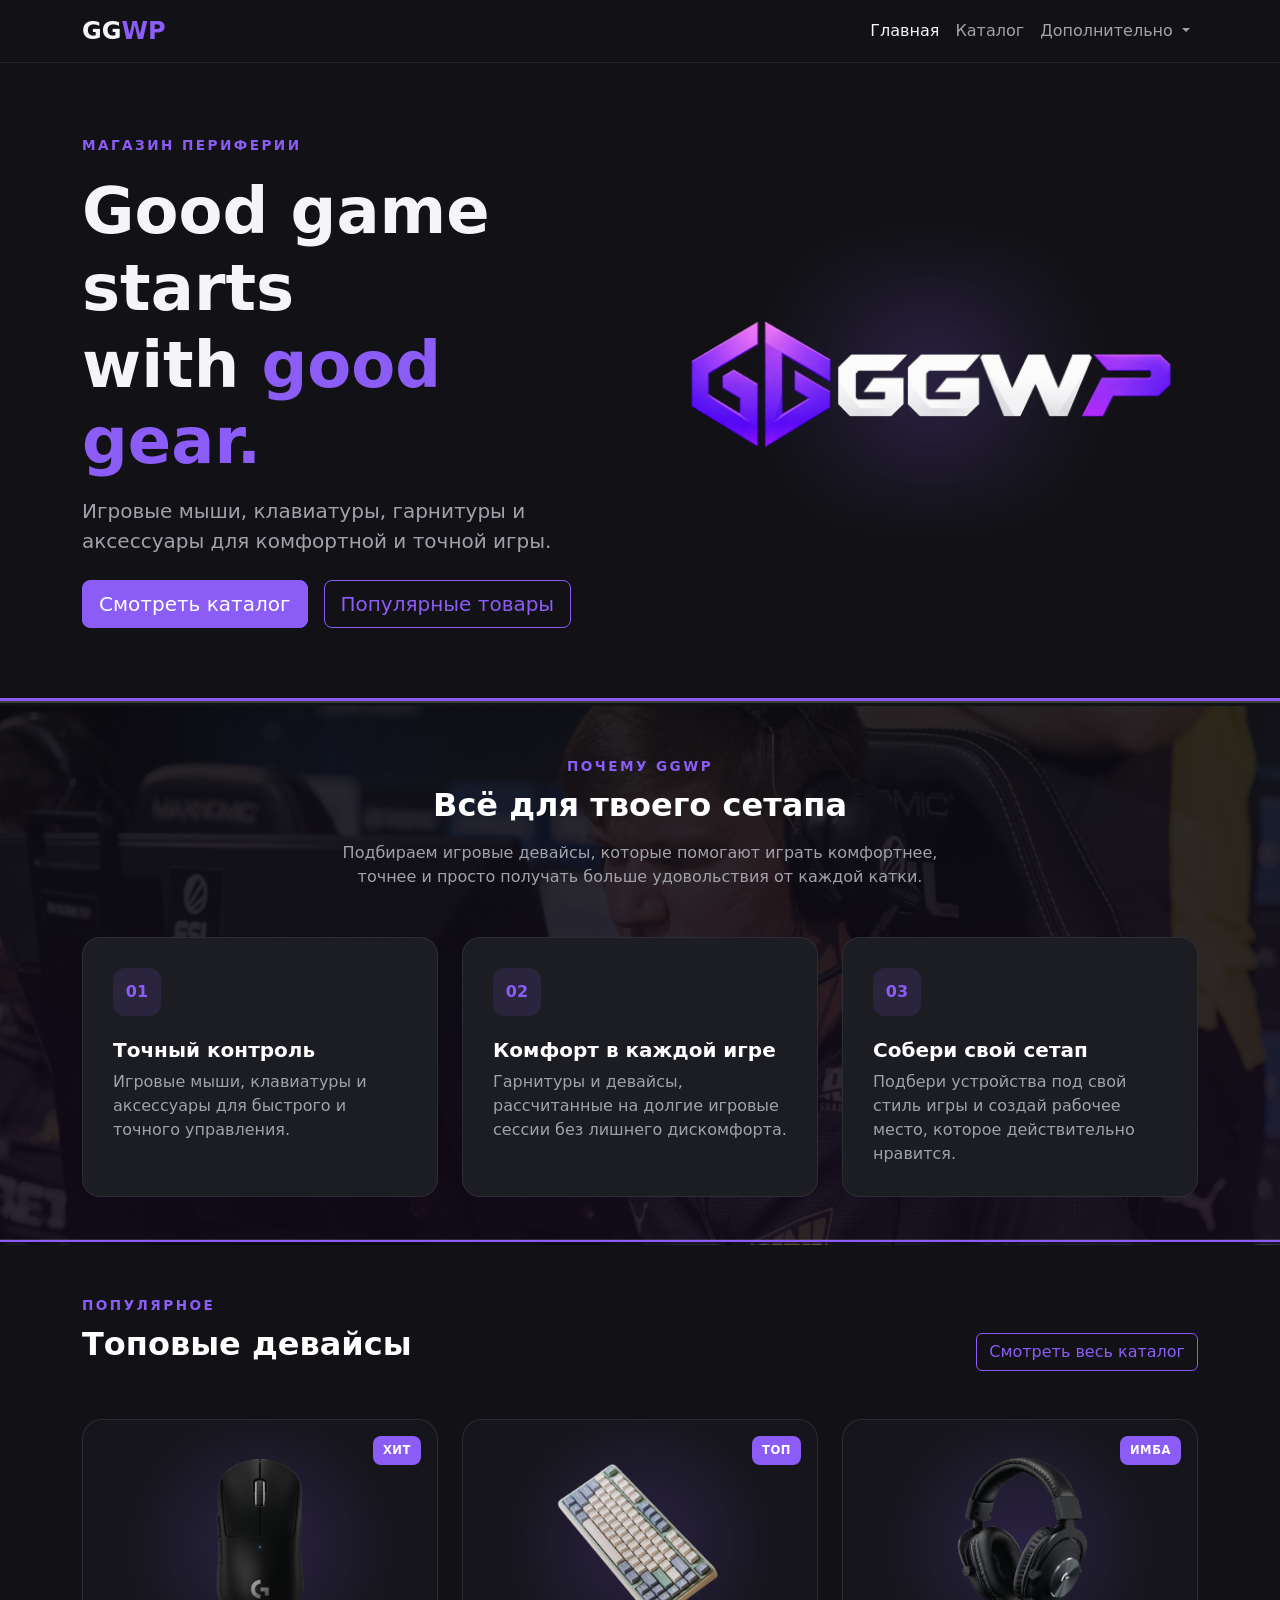
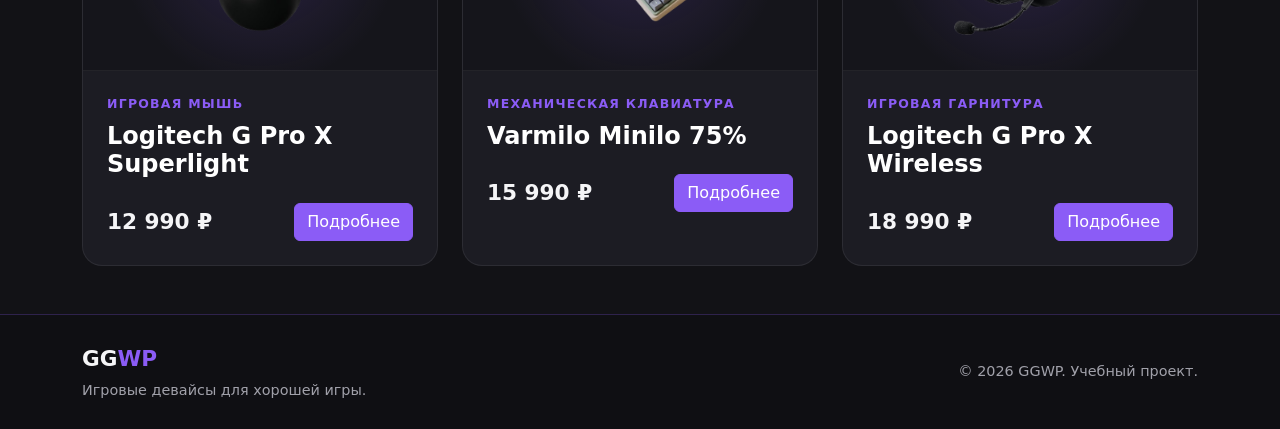
<file: index.html>
<!DOCTYPE html>
<html lang="ru">
<head>
  <meta charset="UTF-8">
  <meta name="viewport" content="width=device-width, initial-scale=1.0">

  <title>Главная — Bootstrap Shop</title>

  <link
    href="https://cdn.jsdelivr.net/npm/bootstrap@5.3.8/dist/css/bootstrap.min.css"
    rel="stylesheet"
  >

  <link rel="stylesheet" href="css/custom.css">
</head>

<body>

  


  <nav class="navbar navbar-expand-lg navbar-dark ggwp-navbar">
  <div class="container">

    <a class="navbar-brand fw-bold fs-4" href="index.html">
      <span class="brand-gg">GG</span><span class="brand-wp">WP</span>
    </a>

    <button
      class="navbar-toggler"
      type="button"
      data-bs-toggle="collapse"
      data-bs-target="#mainNavbar"
      aria-controls="mainNavbar"
      aria-expanded="false"
      aria-label="Открыть меню"
    >
      <span class="navbar-toggler-icon"></span>
    </button>

    <div class="collapse navbar-collapse" id="mainNavbar">
      <ul class="navbar-nav ms-auto align-items-lg-center">

        <li class="nav-item">
          <a class="nav-link active" href="index.html">Главная</a>
        </li>

        <li class="nav-item">
          <a class="nav-link" href="catalog.html">Каталог</a>
        </li>

        <li class="nav-item dropdown">
          <a
            class="nav-link dropdown-toggle"
            href="#"
            role="button"
            data-bs-toggle="dropdown"
            aria-expanded="false"
          >
            Дополнительно
          </a>

          <ul class="dropdown-menu dropdown-menu-dark">

  <li>
    <a class="dropdown-item" href="catalog.html">
      Все товары
    </a>
  </li>

  <li>
    <a class="dropdown-item" href="index.html#popular">
      Популярное
    </a>
  </li>

  <li>
    <hr class="dropdown-divider">
  </li>

  <li>
    <a class="dropdown-item" href="support.html">
      Поддержка
    </a>
  </li>

</ul>
        </li>

      </ul>
    </div>

  </div>
</nav>


  <main>

    <section class="ggwp-hero">
  <div class="container">
    <div class="row align-items-center g-5">

      <div class="col-12 col-lg-6">

        <span class="ggwp-label">
          МАГАЗИН ПЕРИФЕРИИ
        </span>

        <h1 class="display-3 fw-bold mt-3 mb-3">
          Good game starts<br>
          with <span class="text-ggwp">good gear.</span>
        </h1>

        <p class="lead ggwp-muted mb-4">
          Игровые мыши, клавиатуры, гарнитуры и аксессуары
          для комфортной и точной игры.
        </p>

        <div class="d-flex flex-wrap gap-3">
          <a class="btn btn-ggwp btn-lg" href="catalog.html">
            Смотреть каталог
          </a>

          <a class="btn btn-outline-ggwp btn-lg" href="#popular">
            Популярные товары
          </a>
        </div>

      </div>

      <div class="col-12 col-lg-6">
        <div class="ggwp-logo-area">
          <img
            src="images/logo-hero.png"
            class="img-fluid ggwp-hero-logo"
            alt="GGWP"
          >
        </div>
      </div>

    </div>
  </div>
</section>


    <section class="ggwp-features py-5">
  <div class="container">

    <div class="text-center mb-5">
      <span class="ggwp-label">ПОЧЕМУ GGWP</span>

      <h2 class="fw-bold text-white mt-2 mb-3">
        Всё для твоего сетапа
      </h2>

      <p class="ggwp-muted mx-auto ggwp-section-description">
        Подбираем игровые девайсы, которые помогают играть комфортнее,
        точнее и просто получать больше удовольствия от каждой катки.
      </p>
    </div>

    <div class="row g-4">

      <div class="col-12 col-md-4">
        <div class="ggwp-feature-card h-100">

          <div class="ggwp-feature-number">
            01
          </div>

          <h3 class="h5 text-white fw-bold">
            Точный контроль
          </h3>

          <p class="ggwp-muted mb-0">
            Игровые мыши, клавиатуры и аксессуары для быстрого
            и точного управления.
          </p>

        </div>
      </div>

      <div class="col-12 col-md-4">
        <div class="ggwp-feature-card h-100">

          <div class="ggwp-feature-number">
            02
          </div>

          <h3 class="h5 text-white fw-bold">
            Комфорт в каждой игре
          </h3>

          <p class="ggwp-muted mb-0">
            Гарнитуры и девайсы, рассчитанные на долгие игровые
            сессии без лишнего дискомфорта.
          </p>

        </div>
      </div>

      <div class="col-12 col-md-4">
        <div class="ggwp-feature-card h-100">

          <div class="ggwp-feature-number">
            03
          </div>

          <h3 class="h5 text-white fw-bold">
            Собери свой сетап
          </h3>

          <p class="ggwp-muted mb-0">
            Подбери устройства под свой стиль игры и создай
            рабочее место, которое действительно нравится.
          </p>

        </div>
      </div>

    </div>

  </div>
</section>


    <section id="popular" class="ggwp-products py-5">
  <div class="container">

    <div class="d-flex flex-column flex-md-row justify-content-between align-items-md-end gap-3 mb-5">
      <div>
        <span class="ggwp-label">ПОПУЛЯРНОЕ</span>

        <h2 class="fw-bold text-white mt-2 mb-2">
          Топовые девайсы
        </h2>
      </div>

      <a class="btn btn-outline-ggwp" href="catalog.html">
        Смотреть весь каталог
      </a>
    </div>

    <div class="row g-4">

      <div class="col-12 col-md-6 col-lg-4">
        <div class="ggwp-product-card h-100">

          <div class="ggwp-product-badge">
            ХИТ
          </div>

          <div class="ggwp-product-image">
            <img
              src="images/logitech-superlight.png"
              alt="Logitech G Pro X Superlight"
              class="ggwp-product-photo"
            >
          </div>

          <div class="ggwp-product-body">
            <p class="ggwp-product-category mb-2">
              Игровая мышь
            </p>

            <h3 class="h4 text-white fw-bold mb-4">
              Logitech G Pro X Superlight
            </h3>

            <div class="d-flex justify-content-between align-items-center gap-3">
              <span class="ggwp-price">
                12 990 ₽
              </span>

              <a class="btn btn-ggwp" href="product.html">
                Подробнее
              </a>
            </div>
          </div>

        </div>
      </div>


      <div class="col-12 col-md-6 col-lg-4">
        <div class="ggwp-product-card h-100">

          <div class="ggwp-product-badge">
            ТОП
          </div>

          <div class="ggwp-product-image">
            <img
              src="images/varmilo-minilo.png"
              alt="Varmilo Minilo 75%"
              class="ggwp-product-photo"
            >
          </div>

          <div class="ggwp-product-body">
            <p class="ggwp-product-category mb-2">
              Механическая клавиатура
            </p>

            <h3 class="h4 text-white fw-bold mb-4">
              Varmilo Minilo 75%
            </h3>

            <div class="d-flex justify-content-between align-items-center gap-3">
              <span class="ggwp-price">
                15 990 ₽
              </span>

              <a class="btn btn-ggwp" href="product-varmilo.html">
                Подробнее
              </a>
            </div>
          </div>

        </div>
      </div>


      <div class="col-12 col-md-6 col-lg-4">
        <div class="ggwp-product-card h-100">

          <div class="ggwp-product-badge">
            ИМБА
          </div>

          <div class="ggwp-product-image">
            <img
              src="images/logitech-pro-x-wireless.png"
              alt="Logitech G Pro X Wireless"
              class="ggwp-product-photo"
            >
          </div>

          <div class="ggwp-product-body">
            <p class="ggwp-product-category mb-2">
              Игровая гарнитура
            </p>

            <h3 class="h4 text-white fw-bold mb-4">
              Logitech G Pro X Wireless
            </h3>

            <div class="d-flex justify-content-between align-items-center gap-3">
              <span class="ggwp-price">
                18 990 ₽
              </span>

              <a class="btn btn-ggwp" href="product-headset.html">
                Подробнее
              </a>
            </div>
          </div>

        </div>
      </div>

    </div>

  </div>
</section>

  </main>


<footer class="ggwp-footer">
  <div class="container">
    <div class="row align-items-center g-3">

      <div class="col-12 col-md-6 text-center text-md-start">
        <div class="ggwp-footer-brand">
          <span class="brand-gg">GG</span><span class="brand-wp">WP</span>
        </div>

        <p class="ggwp-footer-text mb-0">
          Игровые девайсы для хорошей игры.
        </p>
      </div>

      <div class="col-12 col-md-6 text-center text-md-end">
        <p class="ggwp-footer-copy mb-0">
          © 2026 GGWP. Учебный проект.
        </p>
      </div>

    </div>
  </div>
</footer>


  <script
    src="https://cdn.jsdelivr.net/npm/bootstrap@5.3.8/dist/js/bootstrap.bundle.min.js">
  </script>

</body>
</html>
</file>
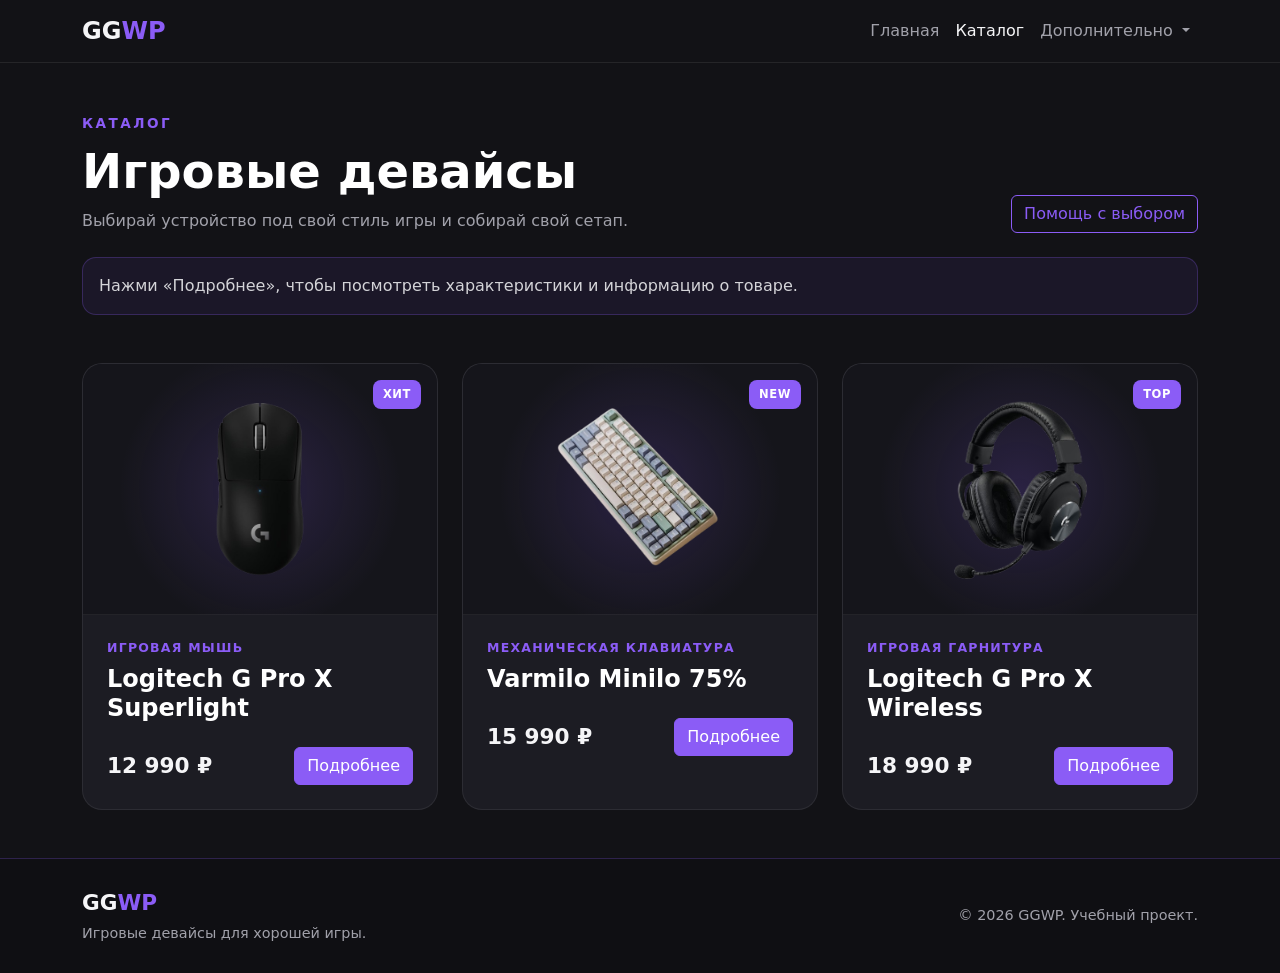
<file: catalog.html>
<!DOCTYPE html>
<html lang="ru">

<head>
  <meta charset="UTF-8">
  <meta name="viewport" content="width=device-width, initial-scale=1.0">

  <title>Каталог — GGWP</title>

  <link
    href="https://cdn.jsdelivr.net/npm/bootstrap@5.3.8/dist/css/bootstrap.min.css"
    rel="stylesheet"
  >

  <link rel="stylesheet" href="css/custom.css">
</head>

<body>

  <nav class="navbar navbar-expand-lg navbar-dark ggwp-navbar">
    <div class="container">

      <a class="navbar-brand fw-bold fs-4" href="index.html">
        <span class="brand-gg">GG</span><span class="brand-wp">WP</span>
      </a>

      <button
        class="navbar-toggler"
        type="button"
        data-bs-toggle="collapse"
        data-bs-target="#mainNavbar"
        aria-controls="mainNavbar"
        aria-expanded="false"
        aria-label="Открыть меню"
      >
        <span class="navbar-toggler-icon"></span>
      </button>

      <div class="collapse navbar-collapse" id="mainNavbar">

        <ul class="navbar-nav ms-auto align-items-lg-center">

          <li class="nav-item">
            <a class="nav-link" href="index.html">
              Главная
            </a>
          </li>

          <li class="nav-item">
            <a class="nav-link active" href="catalog.html">
              Каталог
            </a>
          </li>

          <li class="nav-item dropdown">

            <a
              class="nav-link dropdown-toggle"
              href="#"
              role="button"
              data-bs-toggle="dropdown"
              aria-expanded="false"
            >
              Дополнительно
            </a>

            <ul class="dropdown-menu dropdown-menu-dark">

              <li>
                <a class="dropdown-item" href="catalog.html">
                  Все товары
                </a>
              </li>

              <li>
                <a class="dropdown-item" href="index.html#popular">
                  Популярное
                </a>
              </li>

            </ul>

          </li>

        </ul>

      </div>

    </div>
  </nav>


  <main class="ggwp-catalog">

    <div class="container py-5">

      <div class="d-flex flex-column flex-lg-row justify-content-between align-items-lg-end gap-4 mb-4">

        <div>
          <span class="ggwp-label">
            КАТАЛОГ
          </span>

          <h1 class="display-5 fw-bold text-white mt-2 mb-2">
            Игровые девайсы
          </h1>

          <p class="ggwp-muted mb-0">
            Выбирай устройство под свой стиль игры и собирай свой сетап.
          </p>
        </div>

        <button
          class="btn btn-outline-ggwp"
          type="button"
          data-bs-toggle="modal"
          data-bs-target="#helpModal"
        >
          Помощь с выбором
        </button>

      </div>


      <div class="alert ggwp-catalog-alert mb-5" role="alert">
        Нажми «Подробнее», чтобы посмотреть характеристики и информацию о товаре.
      </div>


      <div class="row g-4">

        <div class="col-12 col-md-6 col-lg-4">

          <article class="ggwp-product-card h-100">

            <span class="ggwp-product-badge">
              ХИТ
            </span>

            <div class="ggwp-product-image">

              <img
                src="images/logitech-superlight.png"
                alt="Logitech G Pro X Superlight"
                class="ggwp-product-photo"
              >

            </div>

            <div class="ggwp-product-body">

              <p class="ggwp-product-category mb-2">
                Игровая мышь
              </p>

              <h2 class="h4 text-white fw-bold mb-4">
                Logitech G Pro X Superlight
              </h2>

              <div class="d-flex justify-content-between align-items-center gap-3">

                <span class="ggwp-price">
                  12 990 ₽
                </span>

                <a
                  class="btn btn-ggwp"
                  href="product.html"
                >
                  Подробнее
                </a>

              </div>

            </div>

          </article>

        </div>


        <div class="col-12 col-md-6 col-lg-4">

          <article class="ggwp-product-card h-100">

            <span class="ggwp-product-badge">
              NEW
            </span>

            <div class="ggwp-product-image">

              <img
                src="images/varmilo-minilo.png"
                alt="Varmilo Minilo 75%"
                class="ggwp-product-photo"
              >

            </div>

            <div class="ggwp-product-body">

              <p class="ggwp-product-category mb-2">
                Механическая клавиатура
              </p>

              <h2 class="h4 text-white fw-bold mb-4">
                Varmilo Minilo 75%
              </h2>

              <div class="d-flex justify-content-between align-items-center gap-3">

                <span class="ggwp-price">
                  15 990 ₽
                </span>

                <a
                  class="btn btn-ggwp"
                  href="product-varmilo.html"
                >
                  Подробнее
                </a>

              </div>

            </div>

          </article>

        </div>


        <div class="col-12 col-md-6 col-lg-4">

          <article class="ggwp-product-card h-100">

            <span class="ggwp-product-badge">
              TOP
            </span>

            <div class="ggwp-product-image">

              <img
                src="images/logitech-pro-x-wireless.png"
                alt="Logitech G Pro X Wireless"
                class="ggwp-product-photo"
              >

            </div>

            <div class="ggwp-product-body">

              <p class="ggwp-product-category mb-2">
                Игровая гарнитура
              </p>

              <h2 class="h4 text-white fw-bold mb-4">
                Logitech G Pro X Wireless
              </h2>

              <div class="d-flex justify-content-between align-items-center gap-3">

                <span class="ggwp-price">
                  18 990 ₽
                </span>

                <a
                  class="btn btn-ggwp"
                  href="product-headset.html"
                >
                  Подробнее
                </a>

              </div>

            </div>

          </article>

        </div>

      </div>

    </div>

  </main>


  <div
    class="modal fade"
    id="helpModal"
    tabindex="-1"
    aria-labelledby="helpModalLabel"
    aria-hidden="true"
  >

    <div class="modal-dialog modal-dialog-centered">

      <div class="modal-content ggwp-modal">

        <div class="modal-header">

          <h2 class="modal-title fs-5" id="helpModalLabel">
            Нужна помощь с выбором?
          </h2>

          <button
            type="button"
            class="btn-close btn-close-white"
            data-bs-dismiss="modal"
            aria-label="Закрыть"
          ></button>

        </div>

        <div class="modal-body">

          <p class="ggwp-muted">
            Не можешь определиться с девайсом?
            Наша поддержка поможет подобрать устройство под твой сетап и стиль игры.
          </p>

          <a class="btn btn-ggwp w-100" href="support.html">
            Связаться с поддержкой
          </a>

        </div>

      </div>

    </div>

  </div>


  <footer class="ggwp-footer">

    <div class="container">

      <div class="row align-items-center g-3">

        <div class="col-12 col-md-6 text-center text-md-start">

          <div class="ggwp-footer-brand">
            <span class="brand-gg">GG</span><span class="brand-wp">WP</span>
          </div>

          <p class="ggwp-footer-text mb-0">
            Игровые девайсы для хорошей игры.
          </p>

        </div>

        <div class="col-12 col-md-6 text-center text-md-end">

          <p class="ggwp-footer-copy mb-0">
            © 2026 GGWP. Учебный проект.
          </p>

        </div>

      </div>

    </div>

  </footer>


  <script
    src="https://cdn.jsdelivr.net/npm/bootstrap@5.3.8/dist/js/bootstrap.bundle.min.js">
  </script>

</body>
</html>
</file>
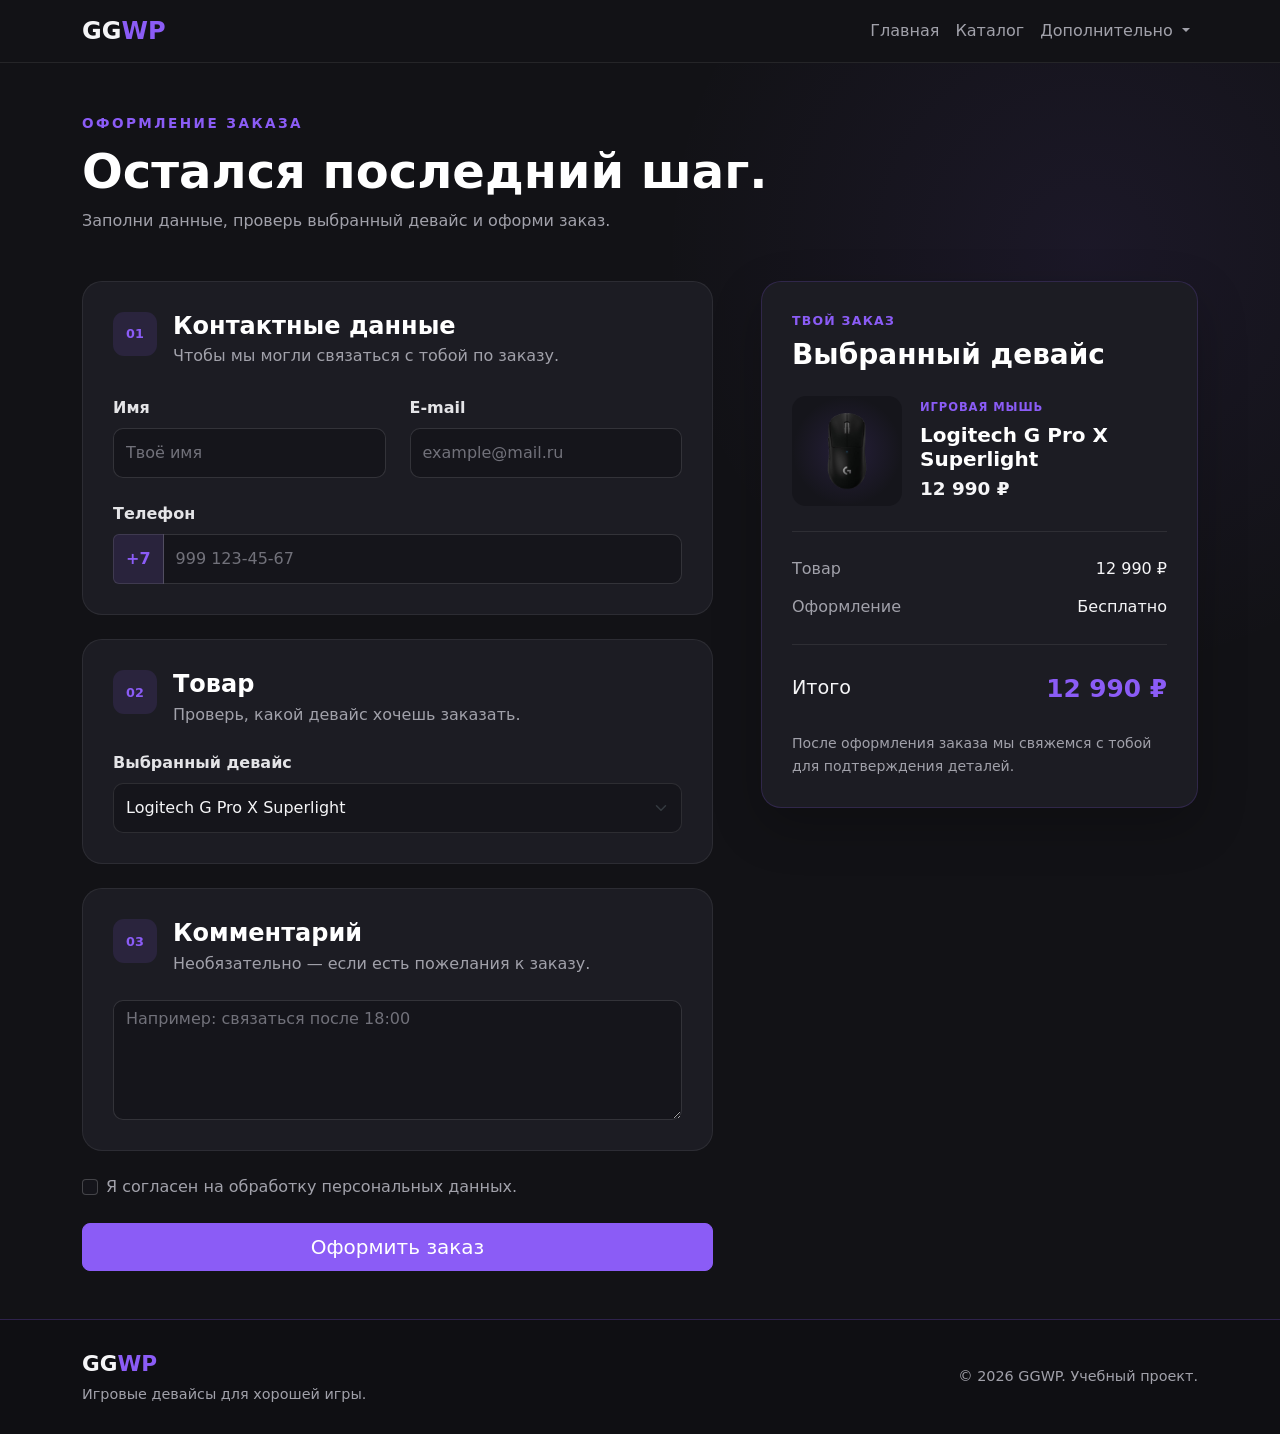
<file: order.html>
<!DOCTYPE html>
<html lang="ru">

<head>
  <meta charset="UTF-8">
  <meta name="viewport" content="width=device-width, initial-scale=1.0">

  <title>Оформление заказа — GGWP</title>

  <link
    href="https://cdn.jsdelivr.net/npm/bootstrap@5.3.8/dist/css/bootstrap.min.css"
    rel="stylesheet"
  >

  <link rel="stylesheet" href="css/custom.css">
</head>

<body>

  <nav class="navbar navbar-expand-lg navbar-dark ggwp-navbar">
    <div class="container">

      <a class="navbar-brand fw-bold fs-4" href="index.html">
        <span class="brand-gg">GG</span><span class="brand-wp">WP</span>
      </a>

      <button
        class="navbar-toggler"
        type="button"
        data-bs-toggle="collapse"
        data-bs-target="#mainNavbar"
        aria-controls="mainNavbar"
        aria-expanded="false"
        aria-label="Открыть меню"
      >
        <span class="navbar-toggler-icon"></span>
      </button>

      <div class="collapse navbar-collapse" id="mainNavbar">

        <ul class="navbar-nav ms-auto align-items-lg-center">

          <li class="nav-item">
            <a class="nav-link" href="index.html">
              Главная
            </a>
          </li>

          <li class="nav-item">
            <a class="nav-link" href="catalog.html">
              Каталог
            </a>
          </li>

          <li class="nav-item dropdown">

            <a
              class="nav-link dropdown-toggle"
              href="#"
              role="button"
              data-bs-toggle="dropdown"
              aria-expanded="false"
            >
              Дополнительно
            </a>

            <ul class="dropdown-menu dropdown-menu-dark">

              <li>
                <a class="dropdown-item" href="catalog.html">
                  Все товары
                </a>
              </li>

              <li>
                <a class="dropdown-item" href="index.html#popular">
                  Популярное
                </a>
              </li>

              <li>
                <hr class="dropdown-divider">
              </li>

              <li>
                <a class="dropdown-item" href="support.html">
                  Поддержка
                </a>
              </li>

            </ul>

          </li>

        </ul>

      </div>

    </div>
  </nav>

  <main class="ggwp-checkout">

    <div class="container py-5">

      <div class="mb-5">

        <span class="ggwp-label">
          ОФОРМЛЕНИЕ ЗАКАЗА
        </span>

        <h1 class="display-5 fw-bold text-white mt-2 mb-2">
          Остался последний шаг.
        </h1>

        <p class="ggwp-muted mb-0">
          Заполни данные, проверь выбранный девайс и оформи заказ.
        </p>

      </div>


      <div class="row g-4 g-lg-5 align-items-start">

        <div class="col-12 col-lg-7">

          <form id="orderForm">

            <div class="ggwp-checkout-card mb-4">

              <div class="ggwp-checkout-card-header">
                <span class="ggwp-checkout-step">01</span>

                <div>
                  <h2 class="h4 text-white fw-bold mb-1">
                    Контактные данные
                  </h2>

                  <p class="ggwp-muted mb-0">
                    Чтобы мы могли связаться с тобой по заказу.
                  </p>
                </div>
              </div>


              <div class="row g-4 mt-1">

                <div class="col-12 col-md-6">

                  <label
                    class="form-label ggwp-form-label"
                    for="order-name"
                  >
                    Имя
                  </label>

                  <input
                    class="form-control ggwp-form-control"
                    id="order-name"
                    name="name"
                    type="text"
                    placeholder="Твоё имя"
                    required
                  >

                </div>


                <div class="col-12 col-md-6">

                  <label
                    class="form-label ggwp-form-label"
                    for="order-email"
                  >
                    E-mail
                  </label>

                  <input
                    class="form-control ggwp-form-control"
                    id="order-email"
                    name="email"
                    type="email"
                    placeholder="example@mail.ru"
                    required
                  >

                </div>


                <div class="col-12">

                  <label
                    class="form-label ggwp-form-label"
                    for="order-phone"
                  >
                    Телефон
                  </label>

                  <div class="input-group">

                    <span class="input-group-text ggwp-input-prefix">
                      +7
                    </span>

                    <input
                      class="form-control ggwp-form-control"
                      id="order-phone"
                      name="phone"
                      type="tel"
                      placeholder="999 123-45-67"
                      required
                    >

                  </div>

                </div>

              </div>

            </div>


            <div class="ggwp-checkout-card mb-4">

              <div class="ggwp-checkout-card-header">

                <span class="ggwp-checkout-step">
                  02
                </span>

                <div>
                  <h2 class="h4 text-white fw-bold mb-1">
                    Товар
                  </h2>

                  <p class="ggwp-muted mb-0">
                    Проверь, какой девайс хочешь заказать.
                  </p>
                </div>

              </div>


              <div class="mt-4">

                <label
                  class="form-label ggwp-form-label"
                  for="order-product"
                >
                  Выбранный девайс
                </label>

                <select
                  class="form-select ggwp-form-control"
                  id="order-product"
                  name="product"
                  required
                >

                  <option value="" disabled>
                    Выбери товар
                  </option>

                  <option value="superlight">
                    Logitech G Pro X Superlight
                  </option>

                  <option value="varmilo">
                    Varmilo Minilo 75%
                  </option>

                  <option value="headset">
                    Logitech G Pro X Wireless
                  </option>

                </select>

              </div>

            </div>


            <div class="ggwp-checkout-card mb-4">

              <div class="ggwp-checkout-card-header">

                <span class="ggwp-checkout-step">
                  03
                </span>

                <div>
                  <h2 class="h4 text-white fw-bold mb-1">
                    Комментарий
                  </h2>

                  <p class="ggwp-muted mb-0">
                    Необязательно — если есть пожелания к заказу.
                  </p>
                </div>

              </div>


              <div class="mt-4">

                <textarea
                  class="form-control ggwp-form-control"
                  name="comment"
                  rows="4"
                  placeholder="Например: связаться после 18:00"
                ></textarea>

              </div>

            </div>


            <div class="form-check mb-4">

              <input
                class="form-check-input ggwp-form-check"
                type="checkbox"
                id="order-agree"
                name="agree"
                required
              >

              <label
                class="form-check-label ggwp-muted"
                for="order-agree"
              >
                Я согласен на обработку персональных данных.
              </label>

            </div>


            <button
              class="btn btn-ggwp btn-lg w-100"
              type="submit"
            >
              Оформить заказ
            </button>

          </form>

        </div>


        <div class="col-12 col-lg-5">

          <div class="ggwp-order-summary">

            <p class="ggwp-product-category mb-2">
              ТВОЙ ЗАКАЗ
            </p>

            <h2 class="h3 text-white fw-bold mb-4">
              Выбранный девайс
            </h2>


            <div class="ggwp-summary-product">

              <div class="ggwp-summary-image">

                <img
                  id="summaryImage"
                  src="images/logitech-superlight.png"
                  alt="Выбранный товар"
                >

              </div>


              <div class="ggwp-summary-info">

                <span
                  class="ggwp-summary-category"
                  id="summaryCategory"
                >
                  Игровая мышь
                </span>

                <h3
                  class="h5 text-white fw-bold mb-1"
                  id="summaryName"
                >
                  Logitech G Pro X Superlight
                </h3>

                <span
                  class="ggwp-summary-price"
                  id="summaryPrice"
                >
                  12 990 ₽
                </span>

              </div>

            </div>


            <div class="ggwp-summary-divider"></div>


            <div class="ggwp-summary-row">

              <span>
                Товар
              </span>

              <span id="summarySubtotal">
                12 990 ₽
              </span>

            </div>


            <div class="ggwp-summary-row">

              <span>
                Оформление
              </span>

              <span class="ggwp-free">
                Бесплатно
              </span>

            </div>


            <div class="ggwp-summary-divider"></div>


            <div class="ggwp-summary-total">

              <span>
                Итого
              </span>

              <strong id="summaryTotal">
                12 990 ₽
              </strong>

            </div>


            <p class="ggwp-summary-note mb-0">
              После оформления заказа мы свяжемся с тобой
              для подтверждения деталей.
            </p>

          </div>

        </div>

      </div>

    </div>

  </main>


  <div
    class="modal fade"
    id="successModal"
    tabindex="-1"
    aria-hidden="true"
  >

    <div class="modal-dialog modal-dialog-centered">

      <div class="modal-content ggwp-modal">

        <div class="modal-header">

          <h2 class="modal-title fs-5">
            Заказ оформлен
          </h2>

          <button
            type="button"
            class="btn-close btn-close-white"
            data-bs-dismiss="modal"
            aria-label="Закрыть"
          ></button>

        </div>

        <div class="modal-body">

          <p class="ggwp-muted mb-4">
            GGWP! Заявка принята. Мы свяжемся с тобой
            для подтверждения заказа.
          </p>

          <a
            class="btn btn-ggwp w-100"
            href="index.html"
          >
            Вернуться на главную
          </a>

        </div>

      </div>

    </div>

  </div>


  <footer class="ggwp-footer">

    <div class="container">

      <div class="row align-items-center g-3">

        <div class="col-12 col-md-6 text-center text-md-start">

          <div class="ggwp-footer-brand">
            <span class="brand-gg">GG</span><span class="brand-wp">WP</span>
          </div>

          <p class="ggwp-footer-text mb-0">
            Игровые девайсы для хорошей игры.
          </p>

        </div>

        <div class="col-12 col-md-6 text-center text-md-end">

          <p class="ggwp-footer-copy mb-0">
            © 2026 GGWP. Учебный проект.
          </p>

        </div>

      </div>

    </div>

  </footer>


  <script
    src="https://cdn.jsdelivr.net/npm/bootstrap@5.3.8/dist/js/bootstrap.bundle.min.js">
  </script>


  <script>

    const products = {

      superlight: {
        name: "Logitech G Pro X Superlight",
        category: "Игровая мышь",
        price: "12 990 ₽",
        image: "images/logitech-superlight.png"
      },

      varmilo: {
        name: "Varmilo Minilo 75%",
        category: "Механическая клавиатура",
        price: "15 990 ₽",
        image: "images/varmilo-minilo.png"
      },

      headset: {
        name: "Logitech G Pro X Wireless",
        category: "Игровая гарнитура",
        price: "18 990 ₽",
        image: "images/logitech-pro-x-wireless.png"
      }

    };


    const select = document.getElementById("order-product");

    const summaryName = document.getElementById("summaryName");
    const summaryCategory = document.getElementById("summaryCategory");
    const summaryPrice = document.getElementById("summaryPrice");
    const summarySubtotal = document.getElementById("summarySubtotal");
    const summaryTotal = document.getElementById("summaryTotal");
    const summaryImage = document.getElementById("summaryImage");


    function updateProduct(productKey) {

      const product = products[productKey];

      if (!product) {
        return;
      }

      summaryName.textContent = product.name;
      summaryCategory.textContent = product.category;
      summaryPrice.textContent = product.price;
      summarySubtotal.textContent = product.price;
      summaryTotal.textContent = product.price;

      summaryImage.src = product.image;
      summaryImage.alt = product.name;

    }


    const params = new URLSearchParams(window.location.search);

    const productFromUrl = params.get("product");


    if (products[productFromUrl]) {

      select.value = productFromUrl;

      updateProduct(productFromUrl);

    } else {

      select.value = "superlight";

      updateProduct("superlight");

    }


    select.addEventListener("change", function () {

      updateProduct(this.value);

    });


    document
      .getElementById("orderForm")
      .addEventListener("submit", function (event) {

        event.preventDefault();

        if (!this.checkValidity()) {

          this.reportValidity();

          return;

        }

        const modal = new bootstrap.Modal(
          document.getElementById("successModal")
        );

        modal.show();

      });

  </script>

</body>

</html>
</file>
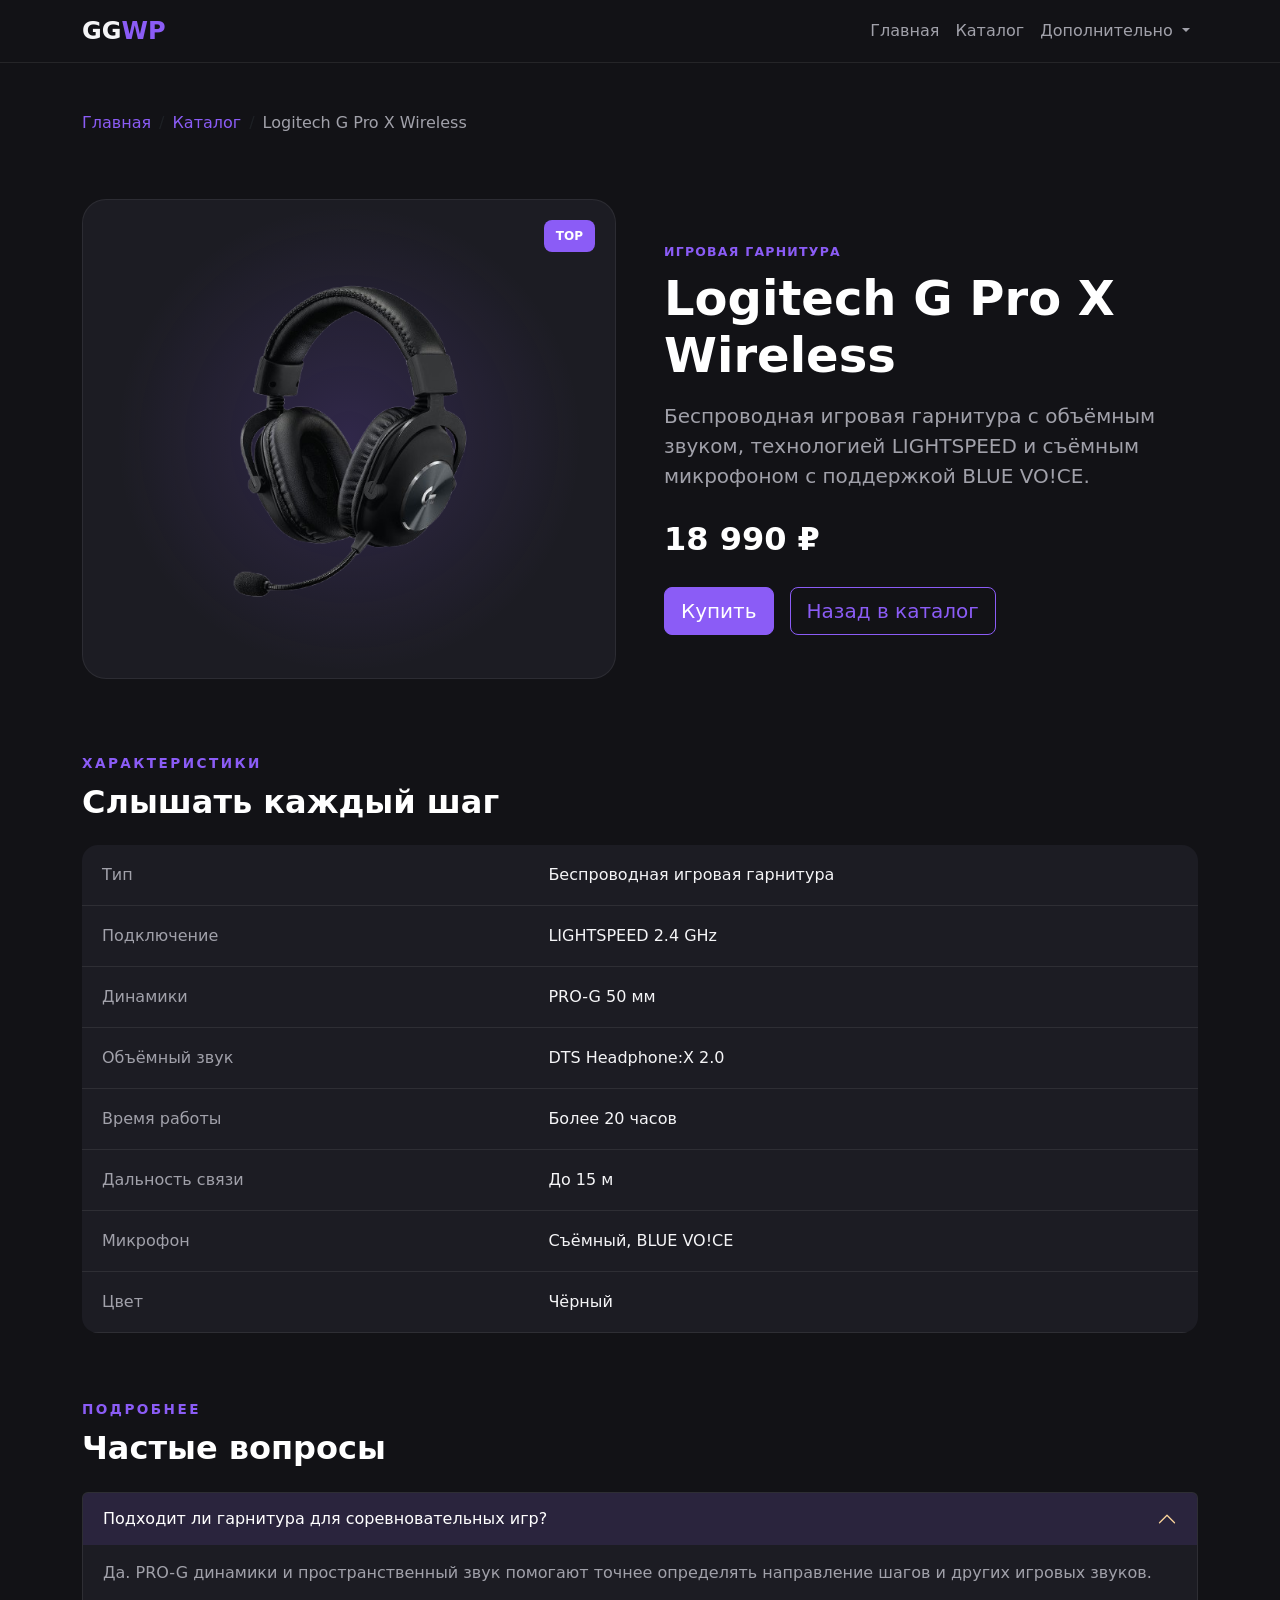
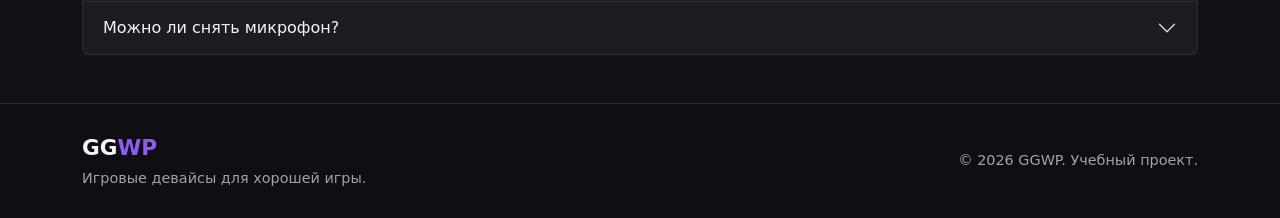
<file: product-headset.html>
<!DOCTYPE html>
<html lang="ru">

<head>
  <meta charset="UTF-8">
  <meta name="viewport" content="width=device-width, initial-scale=1.0">

  <title>Logitech G Pro X Wireless — GGWP</title>

  <link
    href="https://cdn.jsdelivr.net/npm/bootstrap@5.3.8/dist/css/bootstrap.min.css"
    rel="stylesheet"
  >

  <link rel="stylesheet" href="css/custom.css">
</head>

<body>

  <nav class="navbar navbar-expand-lg navbar-dark ggwp-navbar">
    <div class="container">

      <a class="navbar-brand fw-bold fs-4" href="index.html">
        <span class="brand-gg">GG</span><span class="brand-wp">WP</span>
      </a>

      <button
        class="navbar-toggler"
        type="button"
        data-bs-toggle="collapse"
        data-bs-target="#mainNavbar"
        aria-controls="mainNavbar"
        aria-expanded="false"
        aria-label="Открыть меню"
      >
        <span class="navbar-toggler-icon"></span>
      </button>

      <div class="collapse navbar-collapse" id="mainNavbar">

        <ul class="navbar-nav ms-auto align-items-lg-center">

          <li class="nav-item">
            <a class="nav-link" href="index.html">
              Главная
            </a>
          </li>

          <li class="nav-item">
            <a class="nav-link" href="catalog.html">
              Каталог
            </a>
          </li>

          <li class="nav-item dropdown">

            <a
              class="nav-link dropdown-toggle"
              href="#"
              role="button"
              data-bs-toggle="dropdown"
              aria-expanded="false"
            >
              Дополнительно
            </a>

            <ul class="dropdown-menu dropdown-menu-dark">

  <li>
    <a class="dropdown-item" href="catalog.html">
      Все товары
    </a>
  </li>

  <li>
    <a class="dropdown-item" href="index.html#popular">
      Популярное
    </a>
  </li>

  <li>
    <hr class="dropdown-divider">
  </li>

  <li>
    <a class="dropdown-item" href="support.html">
      Поддержка
    </a>
  </li>

</ul>

          </li>

        </ul>

      </div>
    </div>
  </nav>


  <main class="ggwp-product-page">

    <div class="container py-5">

      <nav aria-label="breadcrumb">
        <ol class="breadcrumb ggwp-breadcrumb">

          <li class="breadcrumb-item">
            <a href="index.html">Главная</a>
          </li>

          <li class="breadcrumb-item">
            <a href="catalog.html">Каталог</a>
          </li>

          <li class="breadcrumb-item active" aria-current="page">
            Logitech G Pro X Wireless
          </li>

        </ol>
      </nav>


      <div class="row g-5 align-items-center mt-2">

        <div class="col-12 col-lg-6">

          <div class="ggwp-product-main-image">

            <span class="ggwp-product-page-badge">
              TOP
            </span>

            <img
              src="images/logitech-pro-x-wireless.png"
              alt="Logitech G Pro X Wireless"
              class="img-fluid"
            >

          </div>

        </div>


        <div class="col-12 col-lg-6">

          <p class="ggwp-product-category mb-2">
            Игровая гарнитура
          </p>

          <h1 class="display-5 fw-bold text-white mb-3">
            Logitech G Pro X Wireless
          </h1>

          <p class="ggwp-muted fs-5 mb-4">
            Беспроводная игровая гарнитура с объёмным звуком,
            технологией LIGHTSPEED и съёмным микрофоном
            с поддержкой BLUE VO!CE.
          </p>

          <div class="ggwp-product-page-price mb-4">
            18 990 ₽
          </div>

          <div class="d-flex flex-wrap gap-3">

            <a class="btn btn-ggwp btn-lg" href="order.html?product=headset">
                Купить
            </a>

            <a class="btn btn-outline-ggwp btn-lg" href="catalog.html">
              Назад в каталог
            </a>

          </div>

        </div>

      </div>


      <section class="mt-5 pt-4">

        <span class="ggwp-label">
          ХАРАКТЕРИСТИКИ
        </span>

        <h2 class="text-white fw-bold mt-2 mb-4">
          Слышать каждый шаг
        </h2>

        <div class="table-responsive">

          <table class="table ggwp-spec-table">

            <tbody>

              <tr>
                <th>Тип</th>
                <td>Беспроводная игровая гарнитура</td>
              </tr>

              <tr>
                <th>Подключение</th>
                <td>LIGHTSPEED 2.4 GHz</td>
              </tr>

              <tr>
                <th>Динамики</th>
                <td>PRO-G 50 мм</td>
              </tr>

              <tr>
                <th>Объёмный звук</th>
                <td>DTS Headphone:X 2.0</td>
              </tr>

              <tr>
                <th>Время работы</th>
                <td>Более 20 часов</td>
              </tr>

              <tr>
                <th>Дальность связи</th>
                <td>До 15 м</td>
              </tr>

              <tr>
                <th>Микрофон</th>
                <td>Съёмный, BLUE VO!CE</td>
              </tr>

              <tr>
                <th>Цвет</th>
                <td>Чёрный</td>
              </tr>

            </tbody>

          </table>

        </div>

      </section>


      <section class="mt-5">

        <span class="ggwp-label">
          ПОДРОБНЕЕ
        </span>

        <h2 class="text-white fw-bold mt-2 mb-4">
          Частые вопросы
        </h2>

        <div class="accordion ggwp-accordion" id="productAccordion">

          <div class="accordion-item">

            <h2 class="accordion-header">
              <button
                class="accordion-button"
                type="button"
                data-bs-toggle="collapse"
                data-bs-target="#questionOne"
              >
                Подходит ли гарнитура для соревновательных игр?
              </button>
            </h2>

            <div
              id="questionOne"
              class="accordion-collapse collapse show"
              data-bs-parent="#productAccordion"
            >
              <div class="accordion-body">
                Да. PRO-G динамики и пространственный звук помогают
                точнее определять направление шагов и других игровых звуков.
              </div>
            </div>

          </div>


          <div class="accordion-item">

            <h2 class="accordion-header">
              <button
                class="accordion-button collapsed"
                type="button"
                data-bs-toggle="collapse"
                data-bs-target="#questionTwo"
              >
                Можно ли снять микрофон?
              </button>
            </h2>

            <div
              id="questionTwo"
              class="accordion-collapse collapse"
              data-bs-parent="#productAccordion"
            >
              <div class="accordion-body">
                Да. Микрофон съёмный, поэтому гарнитуру можно использовать
                и просто для прослушивания звука.
              </div>
            </div>

          </div>

        </div>

      </section>

    </div>

  </main>


  <footer class="ggwp-footer">
    <div class="container">

      <div class="row align-items-center g-3">

        <div class="col-12 col-md-6 text-center text-md-start">

          <div class="ggwp-footer-brand">
            <span class="brand-gg">GG</span><span class="brand-wp">WP</span>
          </div>

          <p class="ggwp-footer-text mb-0">
            Игровые девайсы для хорошей игры.
          </p>

        </div>

        <div class="col-12 col-md-6 text-center text-md-end">
          <p class="ggwp-footer-copy mb-0">
            © 2026 GGWP. Учебный проект.
          </p>
        </div>

      </div>

    </div>
  </footer>


  <script
    src="https://cdn.jsdelivr.net/npm/bootstrap@5.3.8/dist/js/bootstrap.bundle.min.js">
  </script>

</body>
</html>
</file>
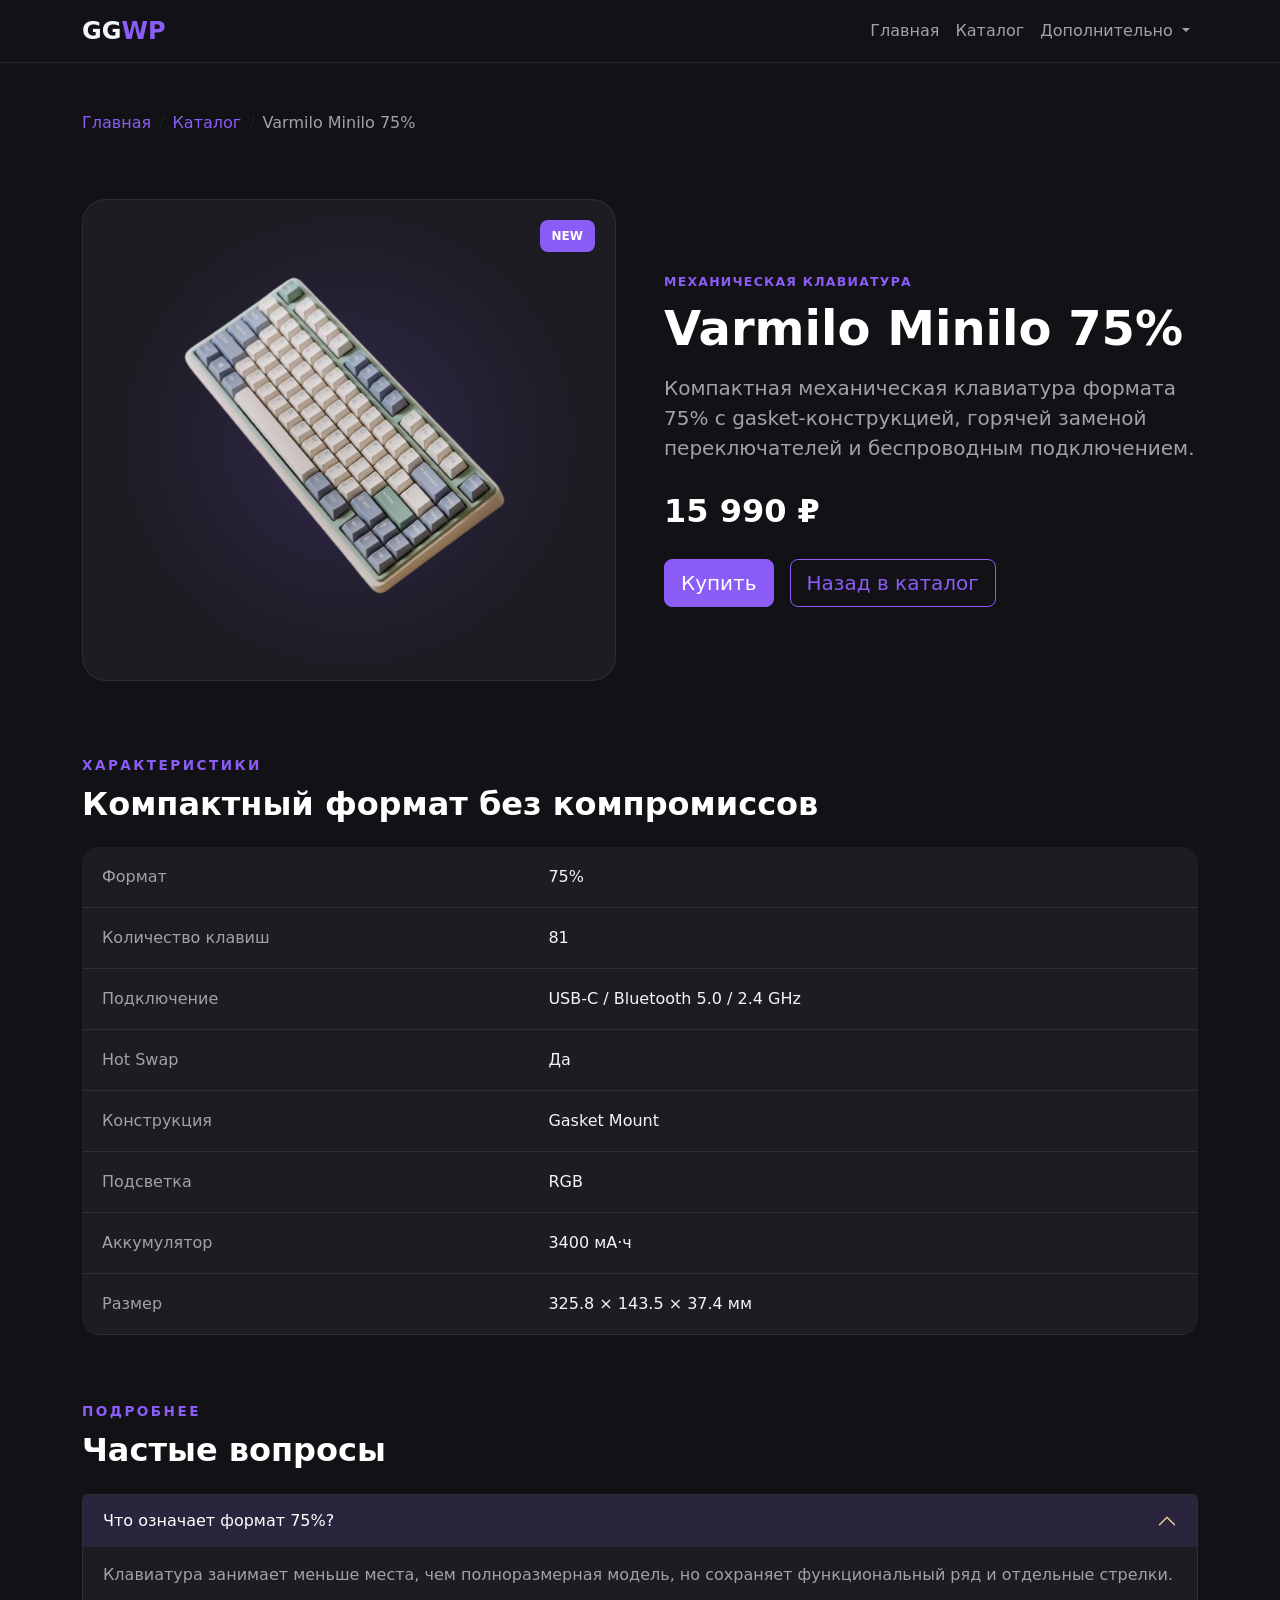
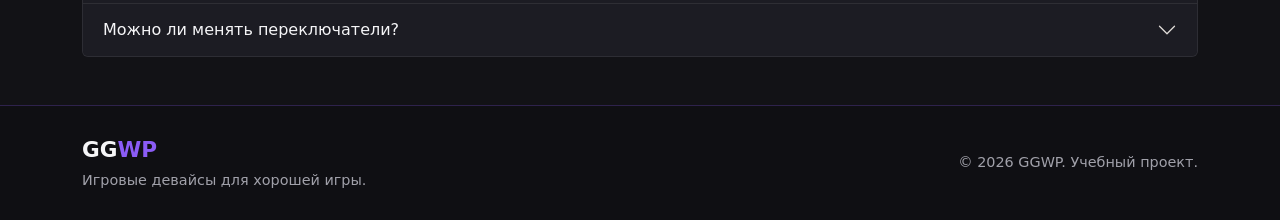
<file: product-varmilo.html>
<!DOCTYPE html>
<html lang="ru">

<head>
  <meta charset="UTF-8">
  <meta name="viewport" content="width=device-width, initial-scale=1.0">

  <title>Varmilo Minilo 75% — GGWP</title>

  <link
    href="https://cdn.jsdelivr.net/npm/bootstrap@5.3.8/dist/css/bootstrap.min.css"
    rel="stylesheet"
  >

  <link rel="stylesheet" href="css/custom.css">
</head>

<body>

  <nav class="navbar navbar-expand-lg navbar-dark ggwp-navbar">
    <div class="container">

      <a class="navbar-brand fw-bold fs-4" href="index.html">
        <span class="brand-gg">GG</span><span class="brand-wp">WP</span>
      </a>

      <button
        class="navbar-toggler"
        type="button"
        data-bs-toggle="collapse"
        data-bs-target="#mainNavbar"
        aria-controls="mainNavbar"
        aria-expanded="false"
        aria-label="Открыть меню"
      >
        <span class="navbar-toggler-icon"></span>
      </button>

      <div class="collapse navbar-collapse" id="mainNavbar">

        <ul class="navbar-nav ms-auto align-items-lg-center">

          <li class="nav-item">
            <a class="nav-link" href="index.html">
              Главная
            </a>
          </li>

          <li class="nav-item">
            <a class="nav-link" href="catalog.html">
              Каталог
            </a>
          </li>

          <li class="nav-item dropdown">

            <a
              class="nav-link dropdown-toggle"
              href="#"
              role="button"
              data-bs-toggle="dropdown"
              aria-expanded="false"
            >
              Дополнительно
            </a>

            <ul class="dropdown-menu dropdown-menu-dark">

  <li>
    <a class="dropdown-item" href="catalog.html">
      Все товары
    </a>
  </li>

  <li>
    <a class="dropdown-item" href="index.html#popular">
      Популярное
    </a>
  </li>

  <li>
    <hr class="dropdown-divider">
  </li>

  <li>
    <a class="dropdown-item" href="support.html">
      Поддержка
    </a>
  </li>

</ul>

          </li>

        </ul>

      </div>
    </div>
  </nav>


  <main class="ggwp-product-page">

    <div class="container py-5">

      <nav aria-label="breadcrumb">
        <ol class="breadcrumb ggwp-breadcrumb">

          <li class="breadcrumb-item">
            <a href="index.html">Главная</a>
          </li>

          <li class="breadcrumb-item">
            <a href="catalog.html">Каталог</a>
          </li>

          <li class="breadcrumb-item active" aria-current="page">
            Varmilo Minilo 75%
          </li>

        </ol>
      </nav>


      <div class="row g-5 align-items-center mt-2">

        <div class="col-12 col-lg-6">

          <div class="ggwp-product-main-image">

            <span class="ggwp-product-page-badge">
              NEW
            </span>

            <img
              src="images/varmilo-minilo.png"
              alt="Varmilo Minilo 75%"
              class="img-fluid"
            >

          </div>

        </div>


        <div class="col-12 col-lg-6">

          <p class="ggwp-product-category mb-2">
            Механическая клавиатура
          </p>

          <h1 class="display-5 fw-bold text-white mb-3">
            Varmilo Minilo 75%
          </h1>

          <p class="ggwp-muted fs-5 mb-4">
            Компактная механическая клавиатура формата 75%
            с gasket-конструкцией, горячей заменой переключателей
            и беспроводным подключением.
          </p>

          <div class="ggwp-product-page-price mb-4">
            15 990 ₽
          </div>

          <div class="d-flex flex-wrap gap-3">

            <a class="btn btn-ggwp btn-lg" href="order.html?product=varmilo">
                Купить
            </a>

            <a class="btn btn-outline-ggwp btn-lg" href="catalog.html">
              Назад в каталог
            </a>

          </div>

        </div>

      </div>


      <section class="mt-5 pt-4">

        <span class="ggwp-label">
          ХАРАКТЕРИСТИКИ
        </span>

        <h2 class="text-white fw-bold mt-2 mb-4">
          Компактный формат без компромиссов
        </h2>

        <div class="table-responsive">

          <table class="table ggwp-spec-table">

            <tbody>

              <tr>
                <th>Формат</th>
                <td>75%</td>
              </tr>

              <tr>
                <th>Количество клавиш</th>
                <td>81</td>
              </tr>

              <tr>
                <th>Подключение</th>
                <td>USB-C / Bluetooth 5.0 / 2.4 GHz</td>
              </tr>

              <tr>
                <th>Hot Swap</th>
                <td>Да</td>
              </tr>

              <tr>
                <th>Конструкция</th>
                <td>Gasket Mount</td>
              </tr>

              <tr>
                <th>Подсветка</th>
                <td>RGB</td>
              </tr>

              <tr>
                <th>Аккумулятор</th>
                <td>3400 мА·ч</td>
              </tr>

              <tr>
                <th>Размер</th>
                <td>325.8 × 143.5 × 37.4 мм</td>
              </tr>

            </tbody>

          </table>

        </div>

      </section>


      <section class="mt-5">

        <span class="ggwp-label">
          ПОДРОБНЕЕ
        </span>

        <h2 class="text-white fw-bold mt-2 mb-4">
          Частые вопросы
        </h2>

        <div class="accordion ggwp-accordion" id="productAccordion">

          <div class="accordion-item">

            <h2 class="accordion-header">
              <button
                class="accordion-button"
                type="button"
                data-bs-toggle="collapse"
                data-bs-target="#questionOne"
              >
                Что означает формат 75%?
              </button>
            </h2>

            <div
              id="questionOne"
              class="accordion-collapse collapse show"
              data-bs-parent="#productAccordion"
            >
              <div class="accordion-body">
                Клавиатура занимает меньше места, чем полноразмерная модель,
                но сохраняет функциональный ряд и отдельные стрелки.
              </div>
            </div>

          </div>


          <div class="accordion-item">

            <h2 class="accordion-header">
              <button
                class="accordion-button collapsed"
                type="button"
                data-bs-toggle="collapse"
                data-bs-target="#questionTwo"
              >
                Можно ли менять переключатели?
              </button>
            </h2>

            <div
              id="questionTwo"
              class="accordion-collapse collapse"
              data-bs-parent="#productAccordion"
            >
              <div class="accordion-body">
                Да. Клавиатура поддерживает Hot Swap,
                поэтому совместимые переключатели можно менять
                без пайки.
              </div>
            </div>

          </div>

        </div>

      </section>

    </div>

  </main>

  <footer class="ggwp-footer">
    <div class="container">

      <div class="row align-items-center g-3">

        <div class="col-12 col-md-6 text-center text-md-start">

          <div class="ggwp-footer-brand">
            <span class="brand-gg">GG</span><span class="brand-wp">WP</span>
          </div>

          <p class="ggwp-footer-text mb-0">
            Игровые девайсы для хорошей игры.
          </p>

        </div>

        <div class="col-12 col-md-6 text-center text-md-end">
          <p class="ggwp-footer-copy mb-0">
            © 2026 GGWP. Учебный проект.
          </p>
        </div>

      </div>

    </div>
  </footer>


  <script
    src="https://cdn.jsdelivr.net/npm/bootstrap@5.3.8/dist/js/bootstrap.bundle.min.js">
  </script>

</body>
</html>
</file>
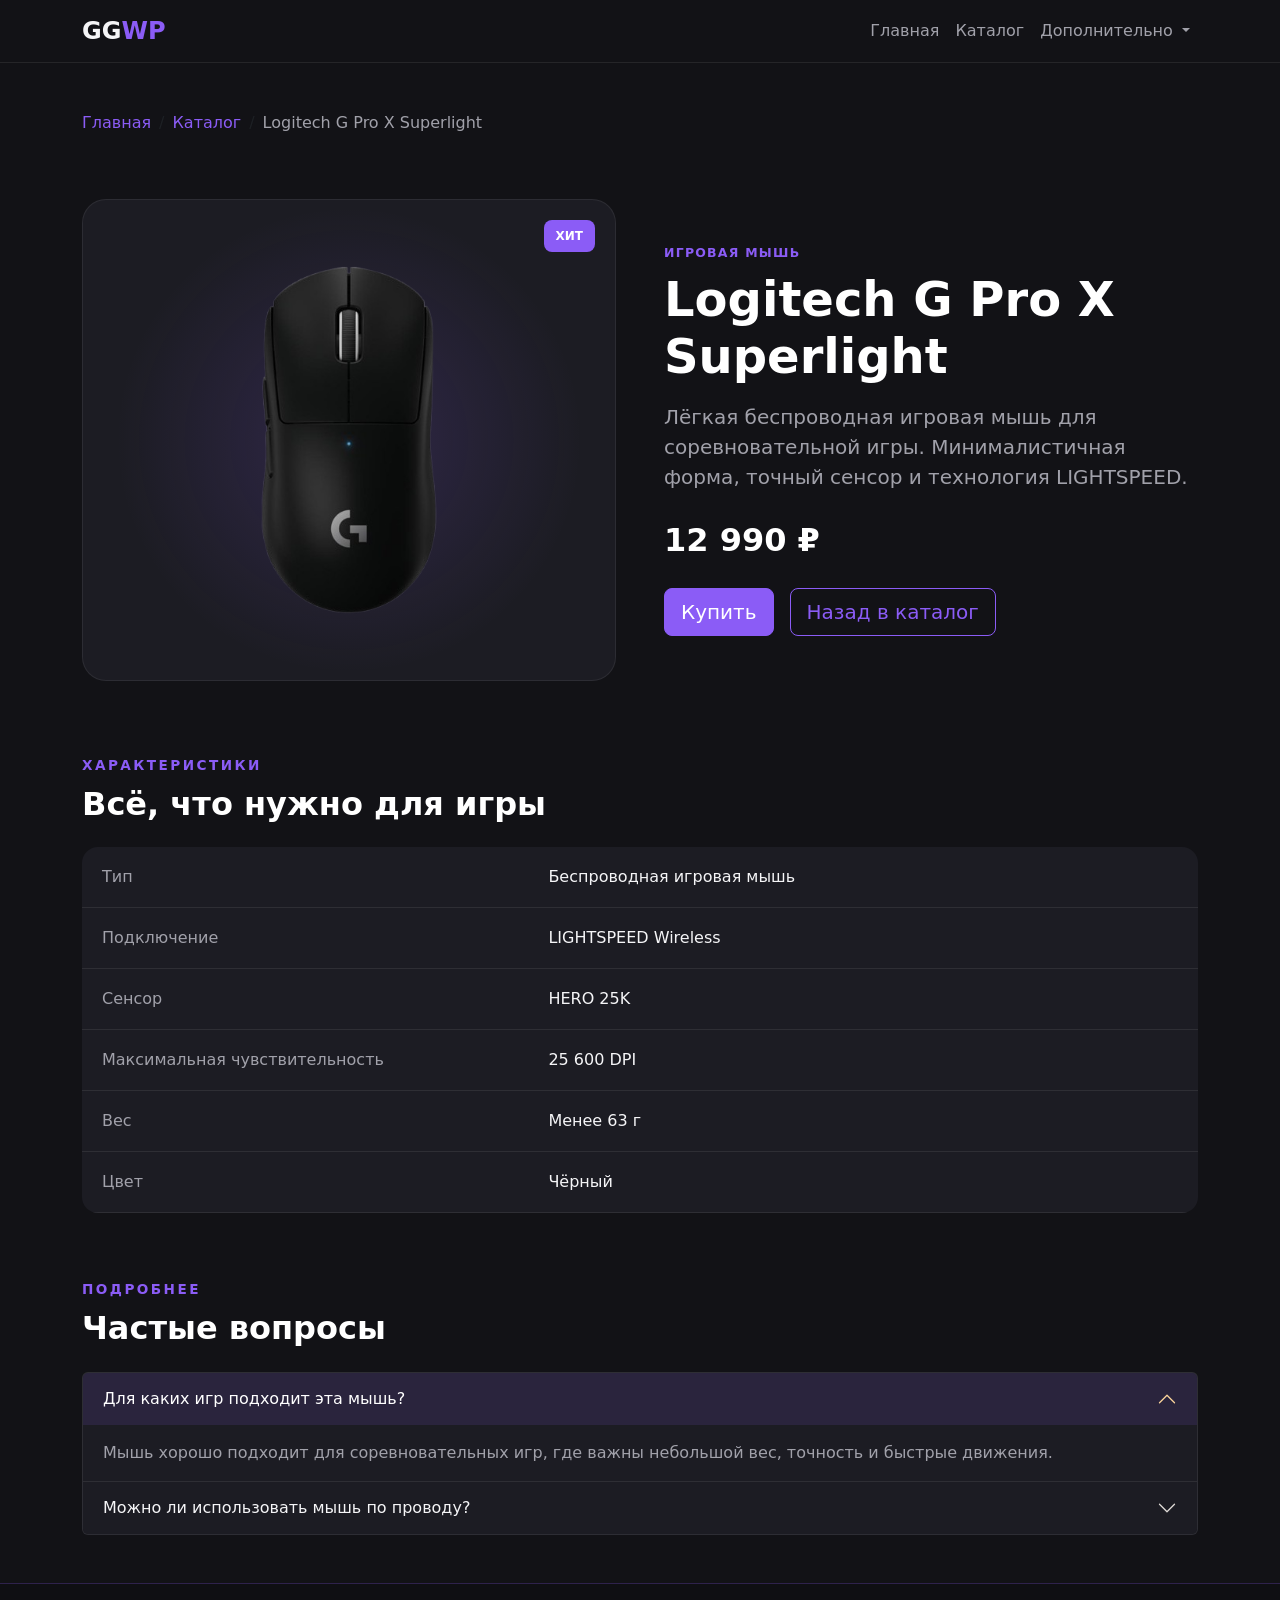
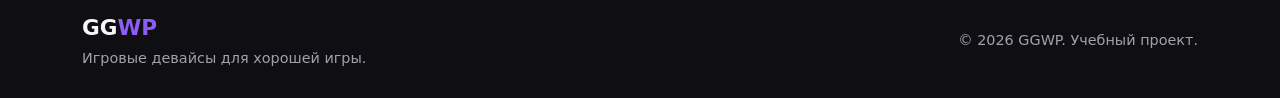
<file: product.html>
<!DOCTYPE html>
<html lang="ru">

<head>
  <meta charset="UTF-8">
  <meta name="viewport" content="width=device-width, initial-scale=1.0">

  <title>Logitech G Pro X Superlight — GGWP</title>

  <link
    href="https://cdn.jsdelivr.net/npm/bootstrap@5.3.8/dist/css/bootstrap.min.css"
    rel="stylesheet"
  >

  <link rel="stylesheet" href="css/custom.css">
</head>

<body>

  <nav class="navbar navbar-expand-lg navbar-dark ggwp-navbar">
    <div class="container">

      <a class="navbar-brand fw-bold fs-4" href="index.html">
        <span class="brand-gg">GG</span><span class="brand-wp">WP</span>
      </a>

      <button
        class="navbar-toggler"
        type="button"
        data-bs-toggle="collapse"
        data-bs-target="#mainNavbar"
        aria-controls="mainNavbar"
        aria-expanded="false"
        aria-label="Открыть меню"
      >
        <span class="navbar-toggler-icon"></span>
      </button>

      <div class="collapse navbar-collapse" id="mainNavbar">

        <ul class="navbar-nav ms-auto align-items-lg-center">

          <li class="nav-item">
            <a class="nav-link" href="index.html">
              Главная
            </a>
          </li>

          <li class="nav-item">
            <a class="nav-link" href="catalog.html">
              Каталог
            </a>
          </li>

          <li class="nav-item dropdown">

            <a
              class="nav-link dropdown-toggle"
              href="#"
              role="button"
              data-bs-toggle="dropdown"
              aria-expanded="false"
            >
              Дополнительно
            </a>

            <ul class="dropdown-menu dropdown-menu-dark">

  <li>
    <a class="dropdown-item" href="catalog.html">
      Все товары
    </a>
  </li>

  <li>
    <a class="dropdown-item" href="index.html#popular">
      Популярное
    </a>
  </li>

  <li>
    <hr class="dropdown-divider">
  </li>

  <li>
    <a class="dropdown-item" href="support.html">
      Поддержка
    </a>
  </li>

</ul>

          </li>

        </ul>

      </div>
    </div>
  </nav>


  <main class="ggwp-product-page">

    <div class="container py-5">

      <nav aria-label="breadcrumb">
        <ol class="breadcrumb ggwp-breadcrumb">

          <li class="breadcrumb-item">
            <a href="index.html">Главная</a>
          </li>

          <li class="breadcrumb-item">
            <a href="catalog.html">Каталог</a>
          </li>

          <li class="breadcrumb-item active" aria-current="page">
            Logitech G Pro X Superlight
          </li>

        </ol>
      </nav>


      <div class="row g-5 align-items-center mt-2">

        <div class="col-12 col-lg-6">

          <div class="ggwp-product-main-image">

            <span class="ggwp-product-page-badge">
              ХИТ
            </span>

            <img
              src="images/logitech-superlight.png"
              alt="Logitech G Pro X Superlight"
              class="img-fluid"
            >

          </div>

        </div>


        <div class="col-12 col-lg-6">

          <p class="ggwp-product-category mb-2">
            Игровая мышь
          </p>

          <h1 class="display-5 fw-bold text-white mb-3">
            Logitech G Pro X Superlight
          </h1>

          <p class="ggwp-muted fs-5 mb-4">
            Лёгкая беспроводная игровая мышь для соревновательной игры.
            Минималистичная форма, точный сенсор и технология LIGHTSPEED.
          </p>

          <div class="ggwp-product-page-price mb-4">
            12 990 ₽
          </div>

          <div class="d-flex flex-wrap gap-3">

            <a class="btn btn-ggwp btn-lg" href="order.html?product=superlight">
              Купить
            </a>

            <a class="btn btn-outline-ggwp btn-lg" href="catalog.html">
              Назад в каталог
            </a>

          </div>

        </div>

      </div>


      <section class="mt-5 pt-4">

        <span class="ggwp-label">
          ХАРАКТЕРИСТИКИ
        </span>

        <h2 class="text-white fw-bold mt-2 mb-4">
          Всё, что нужно для игры
        </h2>

        <div class="table-responsive">

          <table class="table ggwp-spec-table">

            <tbody>

              <tr>
                <th>Тип</th>
                <td>Беспроводная игровая мышь</td>
              </tr>

              <tr>
                <th>Подключение</th>
                <td>LIGHTSPEED Wireless</td>
              </tr>

              <tr>
                <th>Сенсор</th>
                <td>HERO 25K</td>
              </tr>

              <tr>
                <th>Максимальная чувствительность</th>
                <td>25 600 DPI</td>
              </tr>

              <tr>
                <th>Вес</th>
                <td>Менее 63 г</td>
              </tr>

              <tr>
                <th>Цвет</th>
                <td>Чёрный</td>
              </tr>

            </tbody>

          </table>

        </div>

      </section>


      <section class="mt-5">

        <span class="ggwp-label">
          ПОДРОБНЕЕ
        </span>

        <h2 class="text-white fw-bold mt-2 mb-4">
          Частые вопросы
        </h2>

        <div class="accordion ggwp-accordion" id="productAccordion">

          <div class="accordion-item">

            <h2 class="accordion-header">
              <button
                class="accordion-button"
                type="button"
                data-bs-toggle="collapse"
                data-bs-target="#questionOne"
              >
                Для каких игр подходит эта мышь?
              </button>
            </h2>

            <div
              id="questionOne"
              class="accordion-collapse collapse show"
              data-bs-parent="#productAccordion"
            >

              <div class="accordion-body">
                Мышь хорошо подходит для соревновательных игр,
                где важны небольшой вес, точность и быстрые движения.
              </div>

            </div>

          </div>


          <div class="accordion-item">

            <h2 class="accordion-header">
              <button
                class="accordion-button collapsed"
                type="button"
                data-bs-toggle="collapse"
                data-bs-target="#questionTwo"
              >
                Можно ли использовать мышь по проводу?
              </button>
            </h2>

            <div
              id="questionTwo"
              class="accordion-collapse collapse"
              data-bs-parent="#productAccordion"
            >

              <div class="accordion-body">
                Кабель используется для зарядки устройства,
                при этом мышь можно продолжать использовать.
              </div>

            </div>

          </div>

        </div>

      </section>

    </div>

  </main>


  <footer class="ggwp-footer">
    <div class="container">

      <div class="row align-items-center g-3">

        <div class="col-12 col-md-6 text-center text-md-start">

          <div class="ggwp-footer-brand">
            <span class="brand-gg">GG</span><span class="brand-wp">WP</span>
          </div>

          <p class="ggwp-footer-text mb-0">
            Игровые девайсы для хорошей игры.
          </p>

        </div>

        <div class="col-12 col-md-6 text-center text-md-end">

          <p class="ggwp-footer-copy mb-0">
            © 2026 GGWP. Учебный проект.
          </p>

        </div>

      </div>

    </div>
  </footer>


  <script
    src="https://cdn.jsdelivr.net/npm/bootstrap@5.3.8/dist/js/bootstrap.bundle.min.js">
  </script>

</body>

</html>
</file>
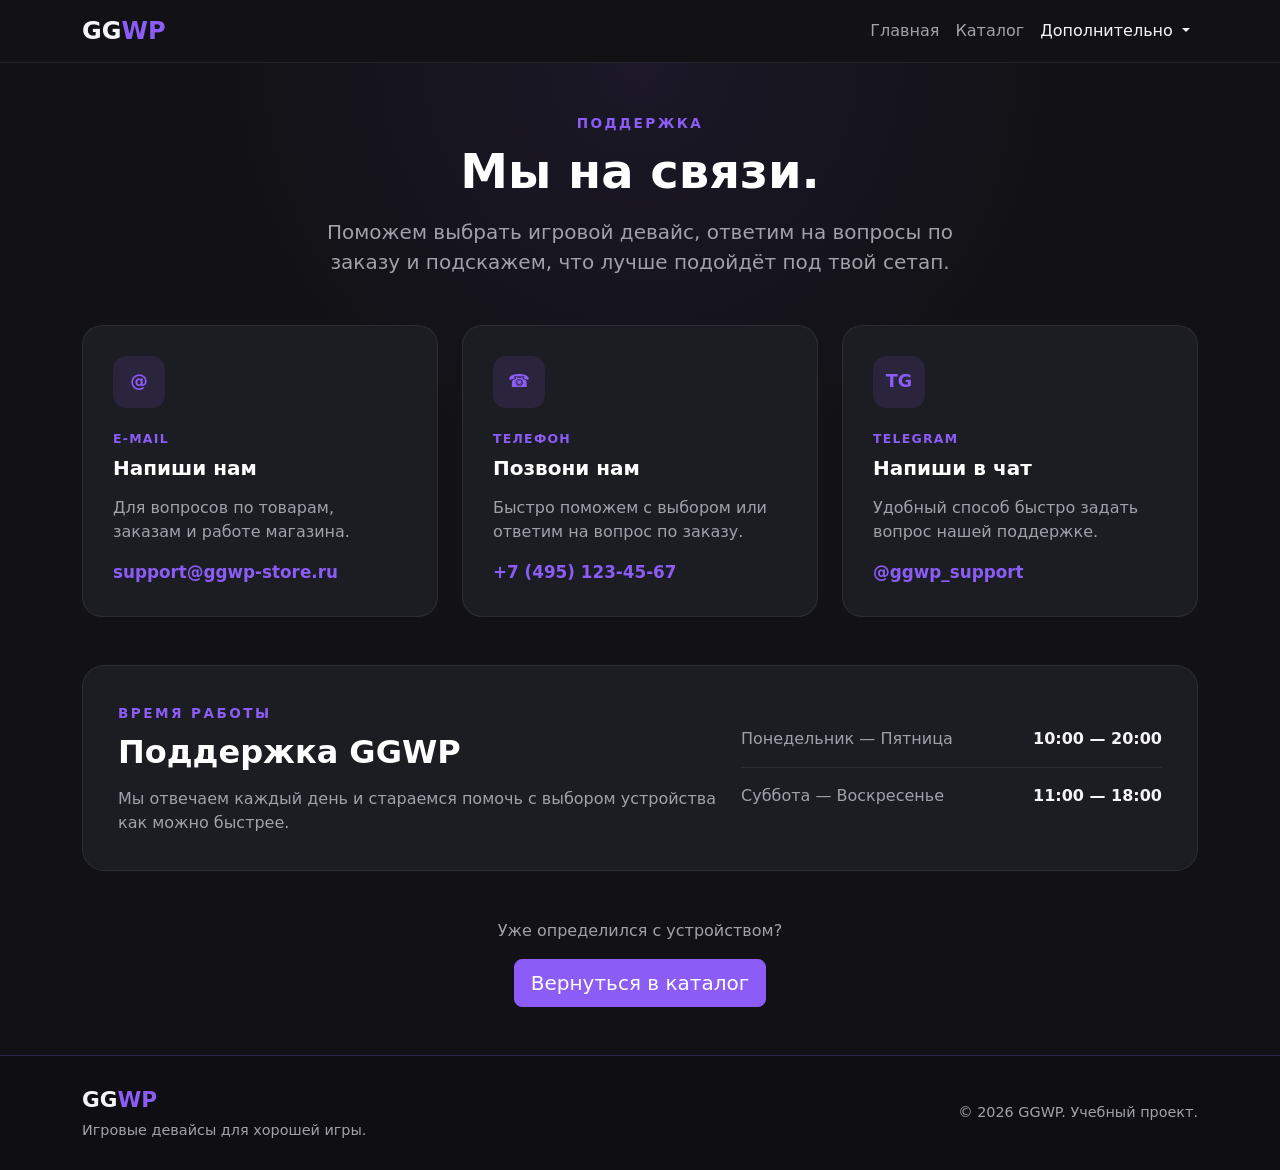
<file: support.html>
<!DOCTYPE html>
<html lang="ru">

<head>
  <meta charset="UTF-8">
  <meta name="viewport" content="width=device-width, initial-scale=1.0">

  <title>Поддержка — GGWP</title>

  <link
    href="https://cdn.jsdelivr.net/npm/bootstrap@5.3.8/dist/css/bootstrap.min.css"
    rel="stylesheet"
  >

  <link rel="stylesheet" href="css/custom.css">
</head>

<body>

  <nav class="navbar navbar-expand-lg navbar-dark ggwp-navbar">
    <div class="container">

      <a class="navbar-brand fw-bold fs-4" href="index.html">
        <span class="brand-gg">GG</span><span class="brand-wp">WP</span>
      </a>

      <button
        class="navbar-toggler"
        type="button"
        data-bs-toggle="collapse"
        data-bs-target="#mainNavbar"
        aria-controls="mainNavbar"
        aria-expanded="false"
        aria-label="Открыть меню"
      >
        <span class="navbar-toggler-icon"></span>
      </button>

      <div class="collapse navbar-collapse" id="mainNavbar">

        <ul class="navbar-nav ms-auto align-items-lg-center">

          <li class="nav-item">
            <a class="nav-link" href="index.html">
              Главная
            </a>
          </li>

          <li class="nav-item">
            <a class="nav-link" href="catalog.html">
              Каталог
            </a>
          </li>

          <li class="nav-item dropdown">

            <a
              class="nav-link dropdown-toggle active"
              href="#"
              role="button"
              data-bs-toggle="dropdown"
              aria-expanded="false"
            >
              Дополнительно
            </a>

            <ul class="dropdown-menu dropdown-menu-dark">

              <li>
                <a class="dropdown-item" href="catalog.html">
                  Все товары
                </a>
              </li>

              <li>
                <a class="dropdown-item" href="index.html#popular">
                  Популярное
                </a>
              </li>

              <li>
                <hr class="dropdown-divider">
              </li>

              <li>
                <a class="dropdown-item active" href="support.html">
                  Поддержка
                </a>
              </li>

            </ul>

          </li>

        </ul>

      </div>

    </div>
  </nav>

  <main class="ggwp-support-page">

    <div class="container py-5">

      <div class="text-center mb-5">

        <span class="ggwp-label">
          ПОДДЕРЖКА
        </span>

        <h1 class="display-5 fw-bold text-white mt-2 mb-3">
          Мы на связи.
        </h1>

        <p class="ggwp-muted fs-5 mx-auto ggwp-support-description">
          Поможем выбрать игровой девайс, ответим на вопросы
          по заказу и подскажем, что лучше подойдёт под твой сетап.
        </p>

      </div>


      <div class="row g-4 mb-5">

       <div class="col-12 col-md-4">

          <div class="ggwp-support-card h-100">

            <div class="ggwp-support-icon">
              @
            </div>

            <p class="ggwp-product-category mb-2">
              E-MAIL
            </p>

            <h2 class="h5 text-white fw-bold mb-3">
              Напиши нам
            </h2>

            <p class="ggwp-muted mb-3">
              Для вопросов по товарам, заказам и работе магазина.
            </p>

            <a
              class="ggwp-support-link"
              href="mailto:support@ggwp-store.ru"
            >
              support@ggwp-store.ru
            </a>

          </div>

        </div>


        <div class="col-12 col-md-4">

          <div class="ggwp-support-card h-100">

            <div class="ggwp-support-icon">
              ☎
            </div>

            <p class="ggwp-product-category mb-2">
              ТЕЛЕФОН
            </p>

            <h2 class="h5 text-white fw-bold mb-3">
              Позвони нам
            </h2>

            <p class="ggwp-muted mb-3">
              Быстро поможем с выбором или ответим на вопрос по заказу.
            </p>

            <a
              class="ggwp-support-link"
              href="tel:+74951234567"
            >
              +7 (495) 123-45-67
            </a>

          </div>

        </div>


        <div class="col-12 col-md-4">

          <div class="ggwp-support-card h-100">

            <div class="ggwp-support-icon">
              TG
            </div>

            <p class="ggwp-product-category mb-2">
              TELEGRAM
            </p>

            <h2 class="h5 text-white fw-bold mb-3">
              Напиши в чат
            </h2>

            <p class="ggwp-muted mb-3">
              Удобный способ быстро задать вопрос нашей поддержке.
            </p>

            <a
              class="ggwp-support-link"
              href="#"
            >
              @ggwp_support
            </a>

          </div>

        </div>

      </div>


      <div class="ggwp-support-info">

        <div class="row g-4 align-items-center">

          <div class="col-12 col-lg-7">

            <span class="ggwp-label">
              ВРЕМЯ РАБОТЫ
            </span>

            <h2 class="text-white fw-bold mt-2 mb-3">
              Поддержка GGWP
            </h2>

            <p class="ggwp-muted mb-0">
              Мы отвечаем каждый день и стараемся помочь
              с выбором устройства как можно быстрее.
            </p>

          </div>


          <div class="col-12 col-lg-5">

            <div class="ggwp-support-schedule">

              <div class="ggwp-support-schedule-row">
                <span>Понедельник — Пятница</span>
                <strong>10:00 — 20:00</strong>
              </div>

              <div class="ggwp-support-schedule-row">
                <span>Суббота — Воскресенье</span>
                <strong>11:00 — 18:00</strong>
              </div>

            </div>

          </div>

        </div>

      </div>


      <div class="text-center mt-5">

        <p class="ggwp-muted mb-3">
          Уже определился с устройством?
        </p>

        <a class="btn btn-ggwp btn-lg" href="catalog.html">
          Вернуться в каталог
        </a>

      </div>

    </div>

  </main>


  <footer class="ggwp-footer">

    <div class="container">

      <div class="row align-items-center g-3">

        <div class="col-12 col-md-6 text-center text-md-start">

          <div class="ggwp-footer-brand">
            <span class="brand-gg">GG</span><span class="brand-wp">WP</span>
          </div>

          <p class="ggwp-footer-text mb-0">
            Игровые девайсы для хорошей игры.
          </p>

        </div>

        <div class="col-12 col-md-6 text-center text-md-end">

          <p class="ggwp-footer-copy mb-0">
            © 2026 GGWP. Учебный проект.
          </p>

        </div>

      </div>

    </div>

  </footer>


  <script
    src="https://cdn.jsdelivr.net/npm/bootstrap@5.3.8/dist/js/bootstrap.bundle.min.js">
  </script>

</body>

</html>
</file>
<file: css/custom.css>
:root {
  --ggwp-bg: #121216;
  --ggwp-surface: #1c1c23;
  --ggwp-text: #f5f5f7;
  --ggwp-muted: #a1a1aa;
  --ggwp-purple: #8b5cf6;
  --ggwp-purple-hover: #7c3aed;
}

html,
body {
  min-height: 100%;
  background-color: #121216;
}

body {
  min-height: 100vh;
  display: flex;
  flex-direction: column;
  margin: 0;
}

main {
  flex: 1;
  background-color: #121216;
}

.placeholder-box {
  min-height: 240px;
}

.placeholder-image {
  min-height: 320px;
}

.card-img-top {
  height: 180px;
  object-fit: cover;
}


.ggwp-navbar {
  background-color: var(--ggwp-bg);
  border-bottom: 1px solid rgba(255, 255, 255, 0.08);
}

.brand-gg {
  color: var(--ggwp-text);
}

.brand-wp {
  color: var(--ggwp-purple);
}

.ggwp-navbar .nav-link {
  color: var(--ggwp-muted);
  transition: color 0.2s ease;
}

.ggwp-navbar .nav-link:hover,
.ggwp-navbar .nav-link.active {
  color: var(--ggwp-text);
}


.ggwp-hero {
  position: relative;
  background-color: #121216;
  color: var(--ggwp-text);
  padding: 70px 0 78px;
}

.ggwp-hero::after {
  content: "";
  position: absolute;
  left: 0;
  bottom: 0;

  width: 100%;
  height: 8px;

  background: linear-gradient(
    to bottom,
    #8b5cf6 0px,
    #8b5cf6 3px,
    rgba(255, 255, 255, 0.18) 3px,
    rgba(255, 255, 255, 0.18) 5px,
    transparent 5px,
    transparent 8px
  );
}

.ggwp-label {
  color: var(--ggwp-purple);
  font-size: 0.85rem;
  font-weight: 700;
  letter-spacing: 0.18em;
}

.text-ggwp {
  color: var(--ggwp-purple);
}

.ggwp-muted {
  color: var(--ggwp-muted);
}


.ggwp-logo-area {
  position: relative;
  display: flex;
  justify-content: center;
  align-items: center;
  min-height: 360px;
}

.ggwp-logo-area::before {
  content: "";
  position: absolute;
  width: 420px;
  height: 260px;

  background: radial-gradient(
    circle,
    rgba(139, 92, 246, 0.22) 0%,
    rgba(139, 92, 246, 0.08) 40%,
    transparent 70%
  );

  filter: blur(20px);
}

.ggwp-hero-logo {
  position: relative;
  z-index: 1;

  width: 100%;
  max-width: 560px;

  display: block;
  margin: 0 auto;
}



.btn-ggwp {
  background-color: var(--ggwp-purple);
  border-color: var(--ggwp-purple);
  color: #ffffff;

  transition:
    background-color 0.2s ease,
    border-color 0.2s ease,
    transform 0.2s ease;
}

.btn-ggwp:hover {
  background-color: var(--ggwp-purple-hover);
  border-color: var(--ggwp-purple-hover);
  color: #ffffff;
  transform: translateY(-2px);
}

.btn-outline-ggwp {
  background-color: transparent;
  border: 1px solid var(--ggwp-purple);
  color: var(--ggwp-purple);

  transition:
    background-color 0.2s ease,
    border-color 0.2s ease,
    color 0.2s ease,
    transform 0.2s ease;
}

.btn-outline-ggwp:hover {
  background-color: var(--ggwp-purple);
  border-color: var(--ggwp-purple);
  color: #ffffff;
  transform: translateY(-2px);
}


@media (max-width: 991.98px) {
  .ggwp-hero {
    padding: 60px 0;
  }

  .ggwp-logo-area {
    min-height: 280px;
  }

  .ggwp-hero-logo {
    max-width: 440px;
  }

  .ggwp-logo-area::before {
    width: 340px;
    height: 220px;
  }
}

@media (max-width: 575.98px) {
  .ggwp-hero {
    padding: 45px 0;
  }

  .ggwp-logo-area {
    min-height: 220px;
  }

  .ggwp-hero-logo {
    max-width: 320px;
  }

  .ggwp-logo-area::before {
    width: 260px;
    height: 180px;
  }
}


.ggwp-features {
  position: relative;

  background:
    linear-gradient(
      rgba(12, 12, 18, 0.86),
      rgba(18, 10, 26, 0.88)
    ),
    url("../images/tournament-bg.png");

  background-size: cover;
  background-position: center;
  background-repeat: no-repeat;
}

.ggwp-features::after {
  content: "";
  position: absolute;

  left: 0;
  bottom: 0;

  width: 100%;
  height: 6px;

  background: linear-gradient(
    to bottom,
    rgba(255, 255, 255, 0.12) 0px,
    rgba(255, 255, 255, 0.12) 1px,
    #8b5cf6 1px,
    #8b5cf6 3px,
    transparent 3px,
    transparent 6px
  );
}

.ggwp-section-description {
  max-width: 650px;
}

.ggwp-feature-card {
  background-color: var(--ggwp-surface);
  border: 1px solid rgba(255, 255, 255, 0.07);
  border-radius: 18px;

  padding: 30px;

  transition:
    transform 0.25s ease,
    border-color 0.25s ease,
    box-shadow 0.25s ease;
}

.ggwp-feature-card:hover {
  transform: translateY(-6px);

  border-color: rgba(139, 92, 246, 0.45);

  box-shadow:
    0 14px 35px rgba(0, 0, 0, 0.25),
    0 0 25px rgba(139, 92, 246, 0.08);
}

.ggwp-feature-number {
  display: inline-flex;
  justify-content: center;
  align-items: center;

  width: 48px;
  height: 48px;

  margin-bottom: 22px;

  border-radius: 12px;

  background-color: rgba(139, 92, 246, 0.12);
  color: var(--ggwp-purple);

  font-weight: 700;
}


.ggwp-products {
  background-color: #121216;
}

.ggwp-product-card {
  position: relative;
  overflow: hidden;

  background-color: var(--ggwp-surface);
  border: 1px solid rgba(255, 255, 255, 0.07);
  border-radius: 20px;

  transition:
    transform 0.25s ease,
    border-color 0.25s ease,
    box-shadow 0.25s ease;
}

.ggwp-product-card:hover {
  transform: translateY(-6px);

  border-color: rgba(139, 92, 246, 0.45);

  box-shadow:
    0 16px 40px rgba(0, 0, 0, 0.3),
    0 0 30px rgba(139, 92, 246, 0.08);
}

.ggwp-product-image {
  min-height: 250px;

  display: flex;
  justify-content: center;
  align-items: center;

  background:
    radial-gradient(
      circle at center,
      rgba(139, 92, 246, 0.18),
      transparent 65%
    ),
    #15151b;

  color: rgba(255, 255, 255, 0.22);

  font-size: 1rem;
  font-weight: 700;
  letter-spacing: 0.08em;
  text-transform: uppercase;

  border-bottom: 1px solid rgba(255, 255, 255, 0.06);
}

.ggwp-product-body {
  padding: 24px;
}

.ggwp-product-category {
  color: var(--ggwp-purple);

  font-size: 0.78rem;
  font-weight: 700;

  text-transform: uppercase;
  letter-spacing: 0.1em;
}

.ggwp-price {
  color: var(--ggwp-text);

  font-size: 1.35rem;
  font-weight: 700;

  white-space: nowrap;
}

.ggwp-product-badge {
  position: absolute;
  top: 16px;
  right: 16px;

  z-index: 2;

  padding: 6px 10px;

  background-color: var(--ggwp-purple);
  color: #ffffff;

  border-radius: 8px;

  font-size: 0.72rem;
  font-weight: 700;
  letter-spacing: 0.05em;
}


.ggwp-footer {
  background-color: #0f0f13;
  border-top: 1px solid rgba(139, 92, 246, 0.25);
  padding: 28px 0;
  color: var(--ggwp-text);
}

.ggwp-footer-brand {
  font-size: 1.35rem;
  font-weight: 800;
  margin-bottom: 4px;
}

.ggwp-footer-text,
.ggwp-footer-copy {
  color: var(--ggwp-muted);
  font-size: 0.9rem;
}

.ggwp-product-photo {
  width: 100%;
  height: 250px;
  object-fit: contain;
  padding: 28px;

  transition: transform 0.3s ease;
}

.ggwp-product-card:hover .ggwp-product-photo {
  transform: scale(1.06);
}


.ggwp-product-page {
  background-color: #121216;
  color: var(--ggwp-text);
}

.ggwp-breadcrumb .breadcrumb-item,
.ggwp-breadcrumb .breadcrumb-item.active {
  color: var(--ggwp-muted);
}

.ggwp-breadcrumb a {
  color: var(--ggwp-purple);
  text-decoration: none;
}

.ggwp-breadcrumb a:hover {
  color: #a78bfa;
}

.ggwp-product-main-image {
  position: relative;

  min-height: 480px;

  display: flex;
  justify-content: center;
  align-items: center;

  padding: 45px;

  background:
    radial-gradient(
      circle at center,
      rgba(139, 92, 246, 0.18),
      transparent 65%
    ),
    var(--ggwp-surface);

  border: 1px solid rgba(255, 255, 255, 0.07);
  border-radius: 24px;
}

.ggwp-product-main-image img {
  width: 100%;
  max-height: 390px;

  object-fit: contain;

  transition: transform 0.3s ease;
}

.ggwp-product-main-image:hover img {
  transform: scale(1.04);
}

.ggwp-product-page-badge {
  position: absolute;

  top: 20px;
  right: 20px;

  padding: 7px 12px;

  background-color: var(--ggwp-purple);
  color: #ffffff;

  border-radius: 8px;

  font-size: 0.75rem;
  font-weight: 700;
}

.ggwp-product-page-price {
  color: #ffffff;

  font-size: 2rem;
  font-weight: 800;
}


.ggwp-spec-table {
  --bs-table-bg: var(--ggwp-surface);
  --bs-table-color: var(--ggwp-text);
  --bs-table-border-color: rgba(255, 255, 255, 0.08);

  overflow: hidden;

  border-radius: 16px;
}

.ggwp-spec-table th {
  width: 40%;

  color: var(--ggwp-muted);
  font-weight: 500;
}

.ggwp-spec-table th,
.ggwp-spec-table td {
  padding: 18px 20px;
}


.ggwp-accordion .accordion-item {
  background-color: var(--ggwp-surface);
  color: var(--ggwp-text);

  border-color: rgba(255, 255, 255, 0.08);
}

.ggwp-accordion .accordion-button {
  background-color: var(--ggwp-surface);
  color: var(--ggwp-text);

  box-shadow: none;
}

.ggwp-accordion .accordion-button:not(.collapsed) {
  background-color: rgba(139, 92, 246, 0.12);
  color: #ffffff;
}

.ggwp-accordion .accordion-button::after {
  filter: invert(1);
}

.ggwp-accordion .accordion-body {
  color: var(--ggwp-muted);
}


@media (max-width: 767.98px) {

  .ggwp-product-main-image {
    min-height: 330px;
    padding: 30px;
  }

  .ggwp-product-main-image img {
    max-height: 280px;
  }

  .ggwp-product-page-price {
    font-size: 1.7rem;
  }
}


.ggwp-catalog {
  background-color: #121216;
  color: var(--ggwp-text);
}

.ggwp-catalog-alert {
  background-color: rgba(139, 92, 246, 0.08);
  color: #d4d4d8;

  border: 1px solid rgba(139, 92, 246, 0.25);
  border-radius: 14px;
}



.ggwp-modal {
  background-color: var(--ggwp-surface);
  color: var(--ggwp-text);

  border: 1px solid rgba(139, 92, 246, 0.25);
  border-radius: 18px;
}

.ggwp-modal .modal-header {
  border-bottom-color: rgba(255, 255, 255, 0.08);
}

.ggwp-modal .modal-title {
  font-weight: 700;
}


.ggwp-support-page {
  background:
    radial-gradient(
      circle at 50% 0%,
      rgba(139, 92, 246, 0.08),
      transparent 35%
    ),
    #121216;

  color: var(--ggwp-text);
}

.ggwp-support-description {
  max-width: 700px;
}


.ggwp-support-card {
  padding: 30px;

  background-color: var(--ggwp-surface);

  border: 1px solid rgba(255, 255, 255, 0.07);
  border-radius: 20px;

  transition:
    transform 0.25s ease,
    border-color 0.25s ease,
    box-shadow 0.25s ease;
}

.ggwp-support-card:hover {
  transform: translateY(-6px);

  border-color: rgba(139, 92, 246, 0.45);

  box-shadow:
    0 16px 40px rgba(0, 0, 0, 0.3),
    0 0 30px rgba(139, 92, 246, 0.08);
}


.ggwp-support-icon {
  width: 52px;
  height: 52px;

  display: flex;
  justify-content: center;
  align-items: center;

  margin-bottom: 22px;

  background-color: rgba(139, 92, 246, 0.12);
  color: var(--ggwp-purple);

  border-radius: 13px;

  font-weight: 800;
  font-size: 1.1rem;
}


.ggwp-support-link {
  color: var(--ggwp-purple);

  font-size: 1.05rem;
  font-weight: 700;

  text-decoration: none;

  transition: color 0.2s ease;
}

.ggwp-support-link:hover {
  color: #a78bfa;
}


.ggwp-support-info {
  padding: 35px;

  background-color: var(--ggwp-surface);

  border: 1px solid rgba(255, 255, 255, 0.07);
  border-radius: 22px;
}


.ggwp-support-schedule {
  display: flex;
  flex-direction: column;
  gap: 16px;
}


.ggwp-support-schedule-row {
  display: flex;
  justify-content: space-between;
  gap: 20px;

  padding-bottom: 16px;

  color: var(--ggwp-muted);

  border-bottom: 1px solid rgba(255, 255, 255, 0.07);
}

.ggwp-support-schedule-row:last-child {
  padding-bottom: 0;
  border-bottom: none;
}

.ggwp-support-schedule-row strong {
  color: var(--ggwp-text);
  white-space: nowrap;
}



@media (max-width: 575.98px) {

  .ggwp-support-info {
    padding: 24px;
  }

  .ggwp-support-schedule-row {
    flex-direction: column;
    gap: 4px;
  }

}



.ggwp-checkout {
  background:
    radial-gradient(
      circle at 85% 15%,
      rgba(139, 92, 246, 0.08),
      transparent 28%
    ),
    #121216;

  color: var(--ggwp-text);
}



.ggwp-checkout-card {
  padding: 30px;

  background-color: var(--ggwp-surface);

  border: 1px solid rgba(255, 255, 255, 0.07);
  border-radius: 20px;
}


.ggwp-checkout-card-header {
  display: flex;
  align-items: flex-start;

  gap: 16px;
}


.ggwp-checkout-step {
  flex-shrink: 0;

  width: 44px;
  height: 44px;

  display: flex;
  align-items: center;
  justify-content: center;

  background-color: rgba(139, 92, 246, 0.12);
  color: var(--ggwp-purple);

  border-radius: 11px;

  font-size: 0.8rem;
  font-weight: 800;
}



.ggwp-form-label {
  color: #e4e4e7;
  font-weight: 600;
}


.ggwp-form-control {
  min-height: 50px;

  background-color: #15151b;
  color: var(--ggwp-text);

  border: 1px solid rgba(255, 255, 255, 0.1);
  border-radius: 10px;
}


.ggwp-form-control::placeholder {
  color: #71717a;
}


.ggwp-form-control:focus {
  background-color: #15151b;
  color: var(--ggwp-text);

  border-color: var(--ggwp-purple);

  box-shadow:
    0 0 0 0.2rem rgba(139, 92, 246, 0.12);
}


textarea.ggwp-form-control {
  min-height: 120px;
}


.ggwp-input-prefix {
  background-color: rgba(139, 92, 246, 0.12);
  color: var(--ggwp-purple);

  border-color: rgba(255, 255, 255, 0.1);

  font-weight: 700;
}


.ggwp-form-check {
  background-color: #15151b;

  border-color: rgba(255, 255, 255, 0.2);
}


.ggwp-form-check:checked {
  background-color: var(--ggwp-purple);
  border-color: var(--ggwp-purple);
}


.ggwp-order-summary {
  position: sticky;
  top: 30px;

  padding: 30px;

  background-color: var(--ggwp-surface);

  border: 1px solid rgba(139, 92, 246, 0.18);
  border-radius: 20px;

  box-shadow:
    0 18px 50px rgba(0, 0, 0, 0.22);
}


.ggwp-summary-product {
  display: flex;
  align-items: center;

  gap: 18px;
}


.ggwp-summary-image {
  width: 110px;
  height: 110px;

  flex-shrink: 0;

  display: flex;
  align-items: center;
  justify-content: center;

  padding: 12px;

  background:
    radial-gradient(
      circle,
      rgba(139, 92, 246, 0.14),
      transparent 70%
    ),
    #15151b;

  border-radius: 14px;
}


.ggwp-summary-image img {
  width: 100%;
  height: 100%;

  object-fit: contain;
}


.ggwp-summary-info {
  min-width: 0;
}


.ggwp-summary-category {
  display: block;

  margin-bottom: 6px;

  color: var(--ggwp-purple);

  font-size: 0.72rem;
  font-weight: 700;

  text-transform: uppercase;
  letter-spacing: 0.08em;
}


.ggwp-summary-price {
  color: var(--ggwp-text);

  font-size: 1.15rem;
  font-weight: 700;
}


.ggwp-summary-divider {
  height: 1px;

  margin: 25px 0;

  background-color: rgba(255, 255, 255, 0.08);
}


.ggwp-summary-row {
  display: flex;
  justify-content: space-between;

  gap: 20px;

  margin-bottom: 14px;

  color: var(--ggwp-muted);
}


.ggwp-summary-row span:last-child {
  color: var(--ggwp-text);
}


.ggwp-summary-row .ggwp-free {
  color: #a78bfa;
}


.ggwp-summary-total {
  display: flex;
  justify-content: space-between;
  align-items: center;

  gap: 20px;

  margin-bottom: 25px;

  color: var(--ggwp-text);

  font-size: 1.2rem;
}


.ggwp-summary-total strong {
  color: var(--ggwp-purple);

  font-size: 1.55rem;
}


.ggwp-summary-note {
  color: var(--ggwp-muted);

  font-size: 0.88rem;
  line-height: 1.6;
}



@media (max-width: 991.98px) {

  .ggwp-order-summary {
    position: static;
  }

}


@media (max-width: 575.98px) {

  .ggwp-checkout-card,
  .ggwp-order-summary {
    padding: 22px;
  }

  .ggwp-summary-product {
    align-items: flex-start;
  }

  .ggwp-summary-image {
    width: 85px;
    height: 85px;
  }

}
</file>
